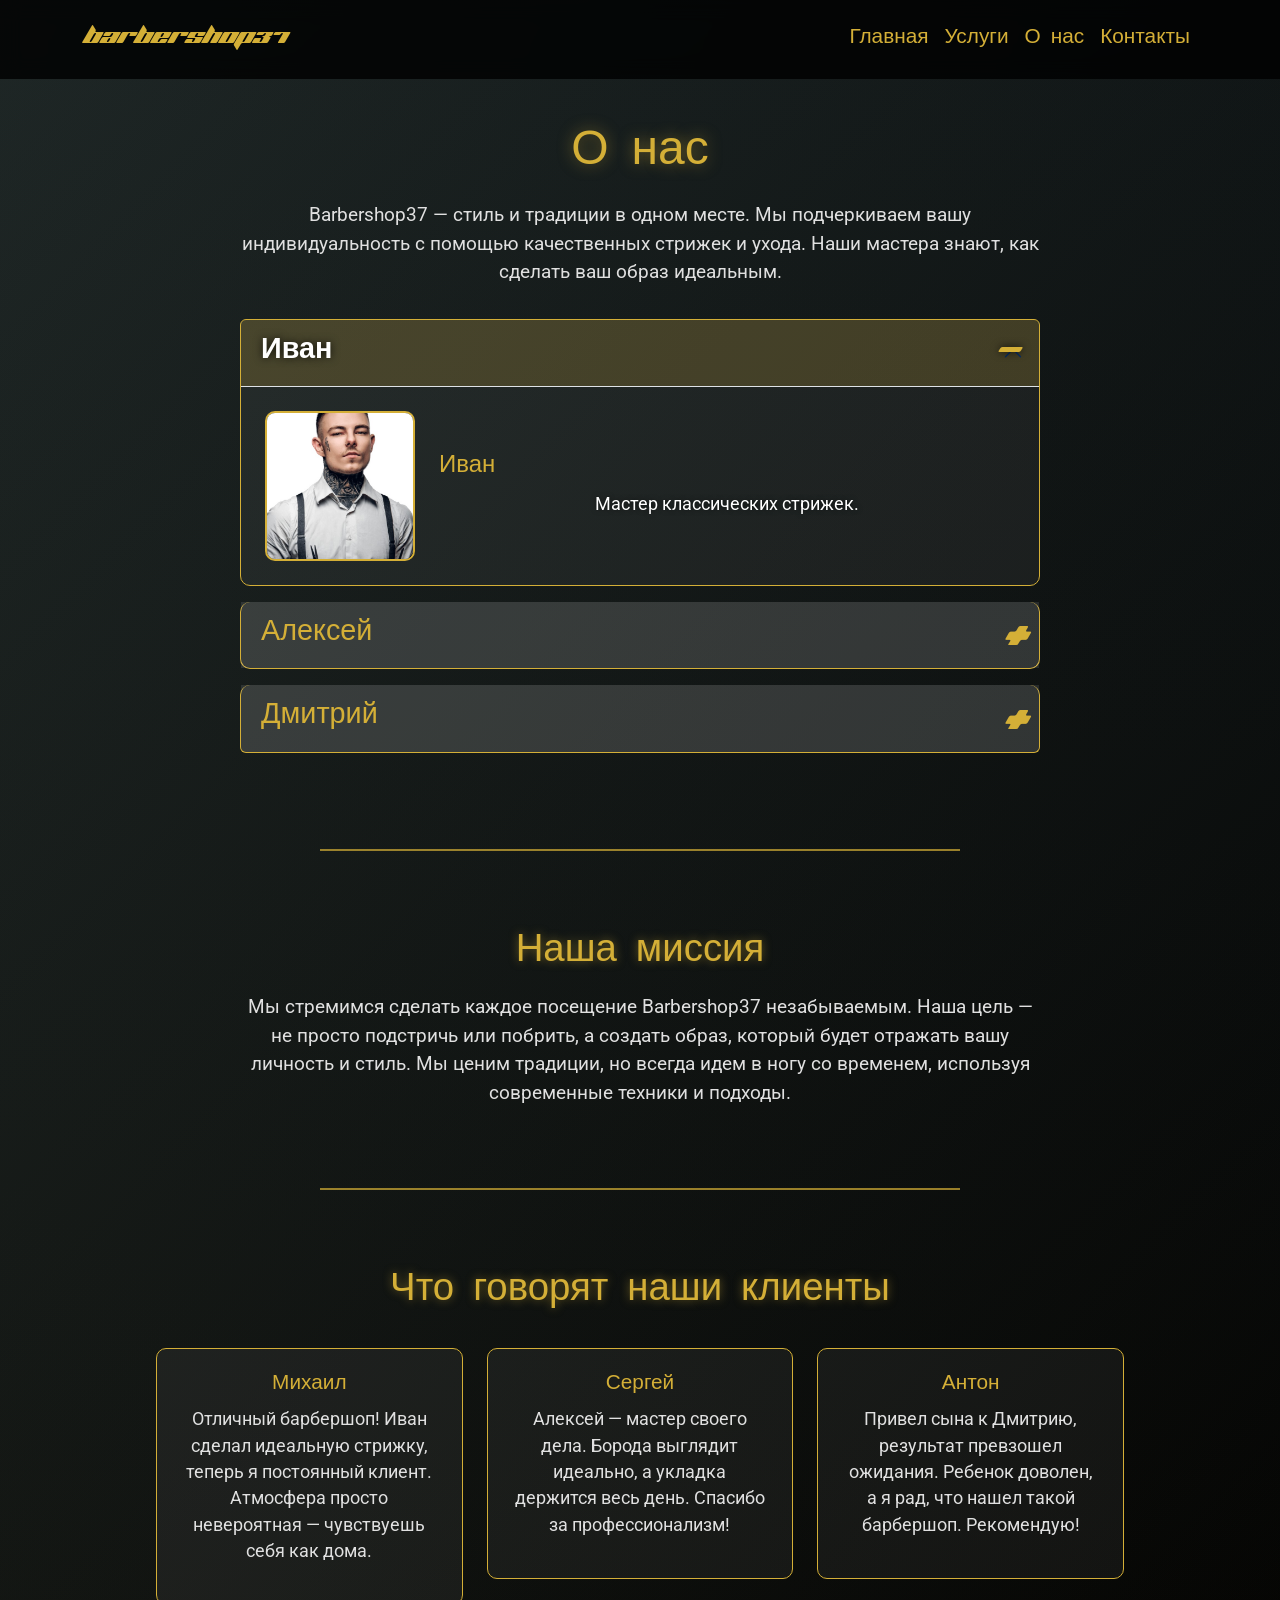
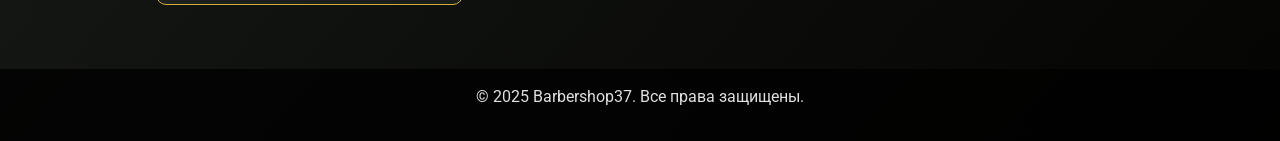
<file: about.html>
<!DOCTYPE html>
<html lang="ru">
<head>
    <meta charset="UTF-8">
    <meta name="viewport" content="width=device-width, initial-scale=1.0, maximum-scale=5.0, minimum-scale=0.5">
    <title>О нас - Barbershop37</title>
    <link href="https://cdn.jsdelivr.net/npm/bootstrap@5.3.0/dist/css/bootstrap.min.css" rel="stylesheet" integrity="sha384-9ndCyUaIbzAi2FUVXJi0CjmCapSmO7SnpJef0486qhLnuZ2cdeRhO02iuK6FUUVM" crossorigin="anonymous">
    <link href="https://fonts.googleapis.com/css2?family=Roboto:wght@300;400;700&display=swap" rel="stylesheet">
    <script src="https://cdn.jsdelivr.net/npm/bootstrap@5.3.0/dist/js/bootstrap.bundle.min.js" integrity="sha384-geWF76RCwLtnZ8qwWowPQNguL3RmwHVBC9FhGdlKrxdiJJigb/j/68SIy3Te4Bkz" crossorigin="anonymous"></script>

    <style>
        @font-face {
            font-family: 'Planet Kosmos';
            src: url('fonts/PlanetKosmos.ttf') format('truetype');
        }

        body {
            font-family: 'Roboto', sans-serif;
            background: linear-gradient(135deg, #1C2526 0%, #000000 100%);
            color: #E0E0E0;
            margin: 0;
            padding: 0;
            min-height: 100vh;
            display: flex;
            flex-direction: column;
            position: relative;
            overflow-x: hidden;
        }

        body::before {
            content: '';
            position: absolute;
            top: 0;
            left: 0;
            width: 100%;
            height: 100%;
            background: linear-gradient(45deg, rgba(212, 175, 55, 0.1), rgba(28, 37, 38, 0.3));
            opacity: 0.3;
            animation: waterWave 10s infinite linear;
            z-index: -1;
        }

        @keyframes waterWave {
            0% { background-position: 0% 50%; }
            100% { background-position: 200% 50%; }
        }

        .navbar {
            background: rgba(0, 0, 0, 0.8);
            backdrop-filter: blur(10px);
            padding: 1rem;
            position: sticky;
            top: 0;
            z-index: 1000;
        }

        .navbar-brand, .nav-link {
            color: #D4AF37 !important;
            font-family: 'Planet Kosmos', sans-serif;
            font-size: clamp(1rem, 2vw, 1.3rem);
            transition: color 0.3s ease;
        }

        .nav-link:hover {
            color: #E0E0E0 !important;
            text-shadow: 0 0 10px #D4AF37;
        }

        .fade-in {
            opacity: 0;
            animation: fadeIn 1s ease-in-out forwards;
        }

        .about-section {
            padding: 3rem 1rem;
        }

        .about-section h1 {
            font-family: 'Planet Kosmos', sans-serif;
            color: #D4AF37;
            font-size: clamp(1.8rem, 4vw, 3rem);
            margin-bottom: 1rem;
            text-align: center;
            text-shadow: 0 0 15px rgba(212, 175, 55, 0.5);
        }

        .about-section p {
            font-size: clamp(0.9rem, 2vw, 1.2rem);
            text-align: center;
            max-width: 800px;
            margin: 0 auto 2rem;
        }

        .accordion {
            max-width: 800px;
            margin: 0 auto;
        }

        .accordion-item {
            background: rgba(255, 255, 255, 0.05);
            border: 1px solid #D4AF37;
            border-radius: 10px;
            margin-bottom: 1rem;
        }

        .accordion-button {
            background: rgba(255, 255, 255, 0.1);
            color: #D4AF37;
            font-family: 'Planet Kosmos', sans-serif;
            font-size: clamp(1.2rem, 2.5vw, 1.8rem);
            transition: background-color 0.3s ease;
            position: relative;
            padding-right: 3rem;
        }

        .accordion-button::after {
            content: '+';
            font-family: 'Planet Kosmos', sans-serif !important;
            font-size: clamp(1.2rem, 2.5vw, 1.8rem);
            font-weight: 400;
            color: #D4AF37;
            position: absolute;
            right: 1rem;
            transition: transform 0.3s ease;
            background-image: none;
            line-height: 1;
        }

        .accordion-button:not(.collapsed)::after {
            content: '−';
            transform: rotate(180deg);
        }

        .accordion-button:not(.collapsed) {
            background-color: rgba(212, 175, 55, 0.2);
            color: #FFFFFF;
            font-weight: 700;
            text-shadow: 0 0 8px rgba(0, 0, 0, 0.8);
        }

        .accordion-button:focus {
            box-shadow: none;
            border-color: #D4AF37;
        }

        .accordion-body {
            display: flex;
            align-items: center;
            padding: 1.5rem;
        }

        .accordion-body img {
            width: 150px;
            height: 150px;
            object-fit: cover;
            border-radius: 10px;
            margin-right: 1.5rem;
            border: 2px solid #D4AF37;
        }

        .accordion-body div {
            flex: 1;
        }

        .accordion-body h3 {
            font-family: 'Planet Kosmos', sans-serif;
            color: #D4AF37;
            font-size: clamp(1.2rem, 2.5vw, 1.5rem);
            margin-bottom: 0.5rem;
        }

        .accordion-body p {
            font-size: clamp(0.9rem, 2vw, 1.1rem);
            margin: 0;
            color: #FFFFFF;
            text-shadow: 0 0 5px rgba(0, 0, 0, 0.5);
        }

        .mission-section {
            padding: 3rem 1rem;
            text-align: center;
        }

        .mission-section h2 {
            font-family: 'Planet Kosmos', sans-serif;
            color: #D4AF37;
            font-size: clamp(1.5rem, 3vw, 2.5rem);
            margin-bottom: 1rem;
            text-shadow: 0 0 10px rgba(212, 175, 55, 0.5);
        }

        .mission-section p {
            font-size: clamp(0.9rem, 2vw, 1.2rem);
            max-width: 800px;
            margin: 0 auto;
        }

        .divider {
            width: 50%;
            height: 2px;
            background: #D4AF37;
            margin: 2rem auto;
            opacity: 0.7;
            animation: pulse 3s infinite ease-in-out;
        }

        @keyframes pulse {
            0% { opacity: 0.7; transform: scaleX(1); }
            50% { opacity: 1; transform: scaleX(1.05); }
            100% { opacity: 0.7; transform: scaleX(1); }
        }

        .reviews-section {
            padding: 3rem 1rem;
            max-width: 1000px;
            margin: 0 auto;
        }

        .reviews-section h2 {
            font-family: 'Planet Kosmos', sans-serif;
            color: #D4AF37;
            font-size: clamp(1.5rem, 3vw, 2.5rem);
            text-align: center;
            margin-bottom: 2rem;
            text-shadow: 0 0 10px rgba(212, 175, 55, 0.5);
        }

        .review-card {
            background: rgba(255, 255, 255, 0.05);
            border: 1px solid #D4AF37;
            border-radius: 10px;
            padding: 1.5rem;
            margin-bottom: 1rem;
            text-align: center;
            transition: transform 0.3s ease, box-shadow 0.3s ease;
        }

        .review-card:hover {
            transform: translateY(-5px);
            box-shadow: 0 0 15px rgba(212, 175, 55, 0.5);
        }

        .review-card h4 {
            font-family: 'Planet Kosmos', sans-serif;
            color: #D4AF37;
            font-size: clamp(1rem, 2vw, 1.3rem);
            margin-bottom: 0.5rem;
        }

        .review-card p {
            font-size: clamp(0.9rem, 1.8vw, 1.1rem);
            color: #E0E0E0;
        }

        footer {
            background: rgba(0, 0, 0, 0.8);
            padding: 1rem 0;
            text-align: center;
            font-size: clamp(0.8rem, 1.5vw, 1rem);
            width: 100%;
        }

        @keyframes fadeIn {
            from { opacity: 0; }
            to { opacity: 1; }
        }
    </style>
</head>
<body>
    <nav class="navbar navbar-expand-lg navbar-dark">
        <div class="container">
            <a class="navbar-brand" href="index.html">Barbershop37</a>
            <button class="navbar-toggler" type="button" data-bs-toggle="collapse" data-bs-target="#navbarNav" aria-controls="navbarNav" aria-expanded="false" aria-label="Toggle navigation">
                <span class="navbar-toggler-icon"></span>
            </button>
            <div class="collapse navbar-collapse" id="navbarNav">
                <ul class="navbar-nav ms-auto">
                    <li class="nav-item">
                        <a class="nav-link" href="index.html">Главная</a>
                    </li>
                    <li class="nav-item">
                        <a class="nav-link" href="services.html">Услуги</a>
                    </li>
                    <li class="nav-item">
                        <a class="nav-link" href="about.html">О нас</a>
                    </li>
                    <li class="nav-item">
                        <a class="nav-link active" href="contact.html">Контакты</a>
                    </li>
                </ul>
            </div>
        </div>
    </nav>

    <section class="about-section">
        <h1 class="fade-in">О нас</h1>
        <p class="fade-in">Barbershop37 — стиль и традиции в одном месте. Мы подчеркиваем вашу индивидуальность с помощью качественных стрижек и ухода. Наши мастера знают, как сделать ваш образ идеальным.</p>
        <div class="accordion fade-in" id="mastersAccordion">
            <div class="accordion-item">
                <h2 class="accordion-header" id="headingOne">
                    <button class="accordion-button" type="button" data-bs-toggle="collapse" data-bs-target="#collapseOne" aria-expanded="true" aria-controls="collapseOne">
                        Иван
                    </button>
                </h2>
                <div id="collapseOne" class="accordion-collapse collapse show" aria-labelledby="headingOne" data-bs-parent="#mastersAccordion">
                    <div class="accordion-body">
                        <img src="pics/master1.jpg" alt="Мастер 1">
                        <div>
                            <h3>Иван</h3>
                            <p>Мастер классических стрижек.</p>
                        </div>
                    </div>
                </div>
            </div>
            <div class="accordion-item">
                <h2 class="accordion-header" id="headingTwo">
                    <button class="accordion-button collapsed" type="button" data-bs-toggle="collapse" data-bs-target="#collapseTwo" aria-expanded="false" aria-controls="collapseTwo">
                        Алексей
                    </button>
                </h2>
                <div id="collapseTwo" class="accordion-collapse collapse" aria-labelledby="headingTwo" data-bs-parent="#mastersAccordion">
                    <div class="accordion-body">
                        <img src="pics/master2.jpg" alt="Мастер 2">
                        <div>
                            <h3>Алексей</h3>
                            <p>Специалист по бритью и укладкам.</p>
                        </div>
                    </div>
                </div>
            </div>
            <div class="accordion-item">
                <h2 class="accordion-header" id="headingThree">
                    <button class="accordion-button collapsed" type="button" data-bs-toggle="collapse" data-bs-target="#collapseThree" aria-expanded="false" aria-controls="collapseThree">
                        Дмитрий
                    </button>
                </h2>
                <div id="collapseThree" class="accordion-collapse collapse" aria-labelledby="headingThree" data-bs-parent="#mastersAccordion">
                    <div class="accordion-body">
                        <img src="pics/master3.jpg" alt="Мастер 3">
                        <div>
                            <h3>Дмитрий</h3>
                            <p>Эксперт по детским и креативным стрижкам.</p>
                        </div>
                    </div>
                </div>
            </div>
        </div>
    </section>

    <div class="divider"></div>

    <section class="mission-section fade-in">
        <h2>Наша миссия</h2>
        <p>Мы стремимся сделать каждое посещение Barbershop37 незабываемым. Наша цель — не просто подстричь или побрить, а создать образ, который будет отражать вашу личность и стиль. Мы ценим традиции, но всегда идем в ногу со временем, используя современные техники и подходы.</p>
    </section>

    <div class="divider"></div>

    <section class="reviews-section fade-in">
        <h2>Что говорят наши клиенты</h2>
        <div class="row">
            <div class="col-md-4">
                <div class="review-card">
                    <h4>Михаил</h4>
                    <p>Отличный барбершоп! Иван сделал идеальную стрижку, теперь я постоянный клиент. Атмосфера просто невероятная — чувствуешь себя как дома.</p>
                </div>
            </div>
            <div class="col-md-4">
                <div class="review-card">
                    <h4>Сергей</h4>
                    <p>Алексей — мастер своего дела. Борода выглядит идеально, а укладка держится весь день. Спасибо за профессионализм!</p>
                </div>
            </div>
            <div class="col-md-4">
                <div class="review-card">
                    <h4>Антон</h4>
                    <p>Привел сына к Дмитрию, результат превзошел ожидания. Ребенок доволен, а я рад, что нашел такой барбершоп. Рекомендую!</p>
                </div>
            </div>
        </div>
    </section>

    <footer>
        <p>© 2025 Barbershop37. Все права защищены.</p>
    </footer>

    <script src="https://cdn.jsdelivr.net/npm/bootstrap@5.3.0/dist/js/bootstrap.bundle.min.js" integrity="sha384-geWF76RCwLtnZ8qwWowPQNguL3RmwHVBC9FhGdlKrxdiJJigb/j/68SIy3Te4Bkz" crossorigin="anonymous"></script>
    <script src="script.js"></script>
</body>
</html>
</file>
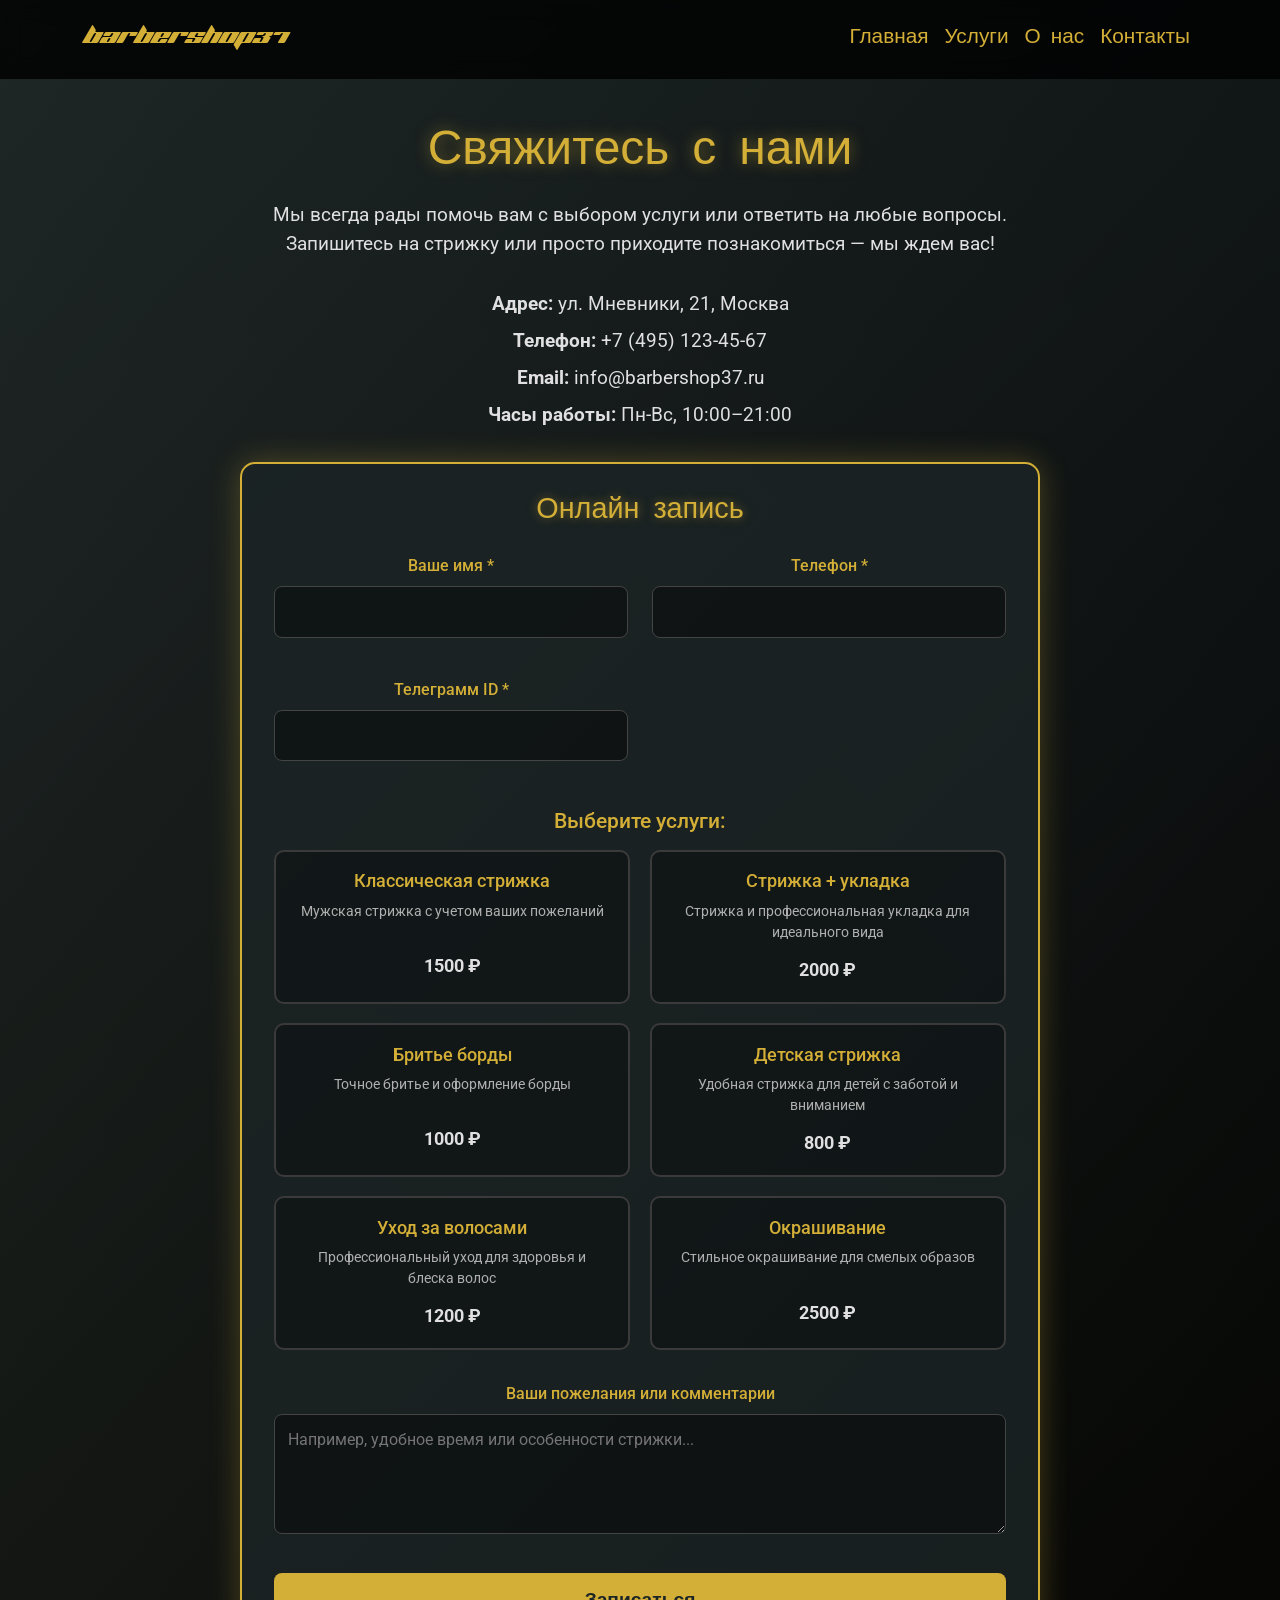
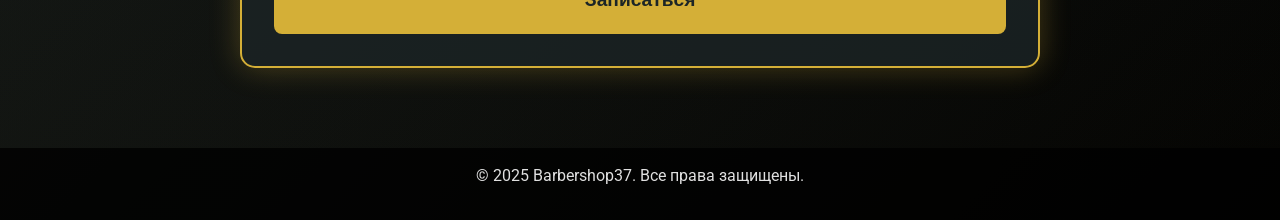
<file: contact.html>
<!DOCTYPE html>
<html lang="ru">
<head>
    <meta charset="UTF-8">
    <meta name="viewport" content="width=device-width, initial-scale=1.0, maximum-scale=5.0, minimum-scale=0.5">
    <title>Контакты - Barbershop37</title>
    <!-- Подключаем Bootstrap CSS -->
    <link href="https://cdn.jsdelivr.net/npm/bootstrap@5.3.0/dist/css/bootstrap.min.css" rel="stylesheet" integrity="sha384-9ndCyUaIbzAi2FUVXJi0CjmCapSmO7SnpJef0486qhLnuZ2cdeRhO02iuK6FUUVM" crossorigin="anonymous">
    <!-- Подключаем шрифты -->
    <link href="https://fonts.googleapis.com/css2?family=Roboto:wght@300;400;700&display=swap" rel="stylesheet">
    <style>
        @font-face {
            font-family: 'Planet Kosmos';
            src: url('fonts/PlanetKosmos.ttf') format('truetype');
        }

        body {
            font-family: 'Roboto', sans-serif;
            background: linear-gradient(135deg, #1C2526 0%, #000000 100%);
            color: #E0E0E0;
            margin: 0;
            padding: 0;
            min-height: 100vh;
            display: flex;
            flex-direction: column;
            position: relative;
            overflow-x: hidden;
        }

        body::before {
            content: '';
            position: absolute;
            top: 0;
            left: 0;
            width: 100%;
            height: 100%;
            background: linear-gradient(45deg, rgba(212, 175, 55, 0.1), rgba(28, 37, 38, 0.3));
            opacity: 0.3;
            animation: waterWave 10s infinite linear;
            z-index: -1;
        }

        @keyframes waterWave {
            0% { background-position: 0% 50%; }
            100% { background-position: 200% 50%; }
        }

        /* Стили навигации с исправлениями для бургер-меню */
        .navbar {
            background: rgba(0, 0, 0, 0.8);
            backdrop-filter: blur(10px);
            padding: 1rem;
            position: sticky;
            top: 0;
            z-index: 1000;
        }

        .navbar-brand, .nav-link {
            color: #D4AF37 !important;
            font-family: 'Planet Kosmos', sans-serif;
            font-size: clamp(1rem, 2vw, 1.3rem);
            transition: color 0.3s ease;
        }

        .nav-link:hover {
            color: #E0E0E0 !important;
            text-shadow: 0 0 10px #D4AF37;
        }

        .navbar-toggler {
            border-color: rgba(212, 175, 55, 0.5);
        }

        .navbar-toggler-icon {
            background-image: url("data:image/svg+xml,%3csvg xmlns='http://www.w3.org/2000/svg' viewBox='0 0 30 30'%3e%3cpath stroke='rgba%28212, 175, 55, 1%29' stroke-linecap='round' stroke-miterlimit='10' stroke-width='2' d='M4 7h22M4 15h22M4 23h22'/%3e%3c/svg%3e");
        }

        .navbar-collapse {
            justify-content: flex-end;
        }

        .fade-in {
            opacity: 0;
            animation: fadeIn 1s ease-in-out forwards;
        }

        .contact-section {
            padding: 3rem 1rem;
            text-align: center;
            flex: 1;
        }

        .contact-section h1 {
            font-family: 'Planet Kosmos', sans-serif;
            color: #D4AF37;
            font-size: clamp(1.8rem, 4vw, 3rem);
            margin-bottom: 1rem;
            text-shadow: 0 0 15px rgba(212, 175, 55, 0.5);
        }

        .contact-section p {
            font-size: clamp(0.9rem, 2vw, 1.2rem);
            max-width: 800px;
            margin: 0 auto 2rem;
        }

        .contact-info {
            max-width: 600px;
            margin: 0 auto 2rem;
            text-align: center;
        }

        .contact-info p {
            font-size: clamp(1rem, 2vw, 1.2rem);
            margin: 0.5rem 0;
            display: block;
        }

        /* Стили формы */
        .tg-form-container {
            max-width: 800px;
            margin: 2rem auto;
            padding: 2rem;
            background: rgba(28, 37, 38, 0.8);
            border-radius: 15px;
            border: 2px solid #D4AF37;
            box-shadow: 0 0 30px rgba(212, 175, 55, 0.3);
            font-family: 'Roboto', sans-serif;
        }

        .tg-form-container h2 {
            font-family: 'Planet Kosmos', sans-serif;
            color: #D4AF37;
            text-align: center;
            margin-bottom: 1.5rem;
            font-size: 1.8rem;
            text-shadow: 0 0 10px rgba(212, 175, 55, 0.5);
        }

        .contact-fields {
            display: grid;
            grid-template-columns: 1fr 1fr;
            gap: 1.5rem;
            margin-bottom: 1.5rem;
        }

        .form-group {
            margin-bottom: 1rem;
        }

        .form-group label {
            display: block;
            margin-bottom: 0.5rem;
            color: #D4AF37;
            font-weight: 500;
        }

        .form-group input,
        .form-group textarea {
            width: 100%;
            padding: 0.8rem;
            background: rgba(0, 0, 0, 0.4);
            border: 1px solid #444;
            border-radius: 8px;
            color: #E0E0E0;
            font-size: 1rem;
            transition: all 0.3s ease;
        }

        .form-group input:focus,
        .form-group textarea:focus {
            outline: none;
            border-color: #D4AF37;
            box-shadow: 0 0 10px rgba(212, 175, 55, 0.5);
        }

        .form-group textarea {
            min-height: 120px;
            resize: vertical;
        }

        .services-section {
            margin: 2rem 0;
        }

        .services-section h3 {
            color: #D4AF37;
            margin-bottom: 1rem;
            font-size: 1.3rem;
            text-align: center;
        }

        .service-options {
            display: grid;
            grid-template-columns: repeat(auto-fill, minmax(250px, 1fr));
            gap: 1.2rem;
        }

        .service-option {
            display: block;
            cursor: pointer;
        }

        .service-option input[type="checkbox"] {
            display: none;
        }

        .service-card {
            background: rgba(0, 0, 0, 0.3);
            border: 2px solid #3a3a3a;
            border-radius: 10px;
            padding: 1.2rem;
            transition: all 0.3s ease;
            height: 100%;
        }

        .service-card:hover {
            border-color: #D4AF37;
        }

        .service-card h4 {
            color: #D4AF37;
            margin: 0 0 0.5rem 0;
            font-size: 1.1rem;
        }

        .service-card p {
            color: #b0b0b0;
            font-size: 0.9rem;
            margin: 0.5rem 0;
            min-height: 40px;
        }

        .service-price {
            color: #E0E0E0;
            font-weight: bold;
            font-size: 1.1rem;
            margin-top: 0.8rem;
        }

        .service-option input[type="checkbox"]:checked + .service-card {
            border-color: #D4AF37;
            background: rgba(212, 175, 55, 0.1);
            box-shadow: 0 0 15px rgba(212, 175, 55, 0.4);
        }

        .submit-btn {
            width: 100%;
            padding: 1rem;
            background-color: #D4AF37;
            color: #1C2526;
            border: none;
            border-radius: 8px;
            font-family: 'Planet Kosmos', sans-serif;
            font-size: 1.2rem;
            font-weight: bold;
            cursor: pointer;
            transition: all 0.3s ease;
            margin-top: 1rem;
        }

        .submit-btn:hover {
            background-color: #E0E0E0;
            transform: translateY(-2px);
            box-shadow: 0 5px 20px rgba(212, 175, 55, 0.5);
        }

        .submit-btn:disabled {
            opacity: 0.7;
            transform: none;
            box-shadow: none;
        }

        #result {
            margin-top: 1.5rem;
            padding: 1rem;
            border-radius: 8px;
            text-align: center;
            font-weight: 500;
            display: none;
        }

        .success {
            background-color: rgba(46, 125, 50, 0.3);
            color: #a5d6a7;
            border: 1px solid #2e7d32;
            display: block;
        }

        .error {
            background-color: rgba(198, 40, 40, 0.3);
            color: #ffabab;
            border: 1px solid #c62828;
            display: block;
        }

        @media (max-width: 768px) {
            .contact-fields {
                grid-template-columns: 1fr;
            }
            
            .tg-form-container {
                padding: 1.5rem;
                margin: 1rem;
            }
            
            .service-options {
                grid-template-columns: 1fr;
            }
        }

        @keyframes fadeIn {
            from { opacity: 0; transform: translateY(20px); }
            to { opacity: 1; transform: translateY(0); }
        }

        footer {
            background: rgba(0, 0, 0, 0.8);
            padding: 1rem 0;
            text-align: center;
            font-size: clamp(0.8rem, 1.5vw, 1rem);
            width: 100%;
        }
    </style>
</head>
<body>
    <!-- Навигация с исправленным бургер-меню -->
    <nav class="navbar navbar-expand-lg navbar-dark">
        <div class="container">
            <a class="navbar-brand" href="index.html">Barbershop37</a>
            <button class="navbar-toggler" type="button" data-bs-toggle="collapse" data-bs-target="#navbarNav" aria-controls="navbarNav" aria-expanded="false" aria-label="Toggle navigation">
                <span class="navbar-toggler-icon"></span>
            </button>
            <div class="collapse navbar-collapse" id="navbarNav">
                <ul class="navbar-nav ms-auto">
                    <li class="nav-item">
                        <a class="nav-link" href="index.html">Главная</a>
                    </li>
                    <li class="nav-item">
                        <a class="nav-link" href="services.html">Услуги</a>
                    </li>
                    <li class="nav-item">
                        <a class="nav-link" href="about.html">О нас</a>
                    </li>
                    <li class="nav-item">
                        <a class="nav-link active" href="contact.html">Контакты</a>
                    </li>
                </ul>
            </div>
        </div>
    </nav>

    <section class="contact-section">
        <h1 class="fade-in">Свяжитесь с нами</h1>
        <p class="fade-in">Мы всегда рады помочь вам с выбором услуги или ответить на любые вопросы. Запишитесь на стрижку или просто приходите познакомиться — мы ждем вас!</p>
        
        <div class="contact-info fade-in">
            <p><strong>Адрес:</strong> ул. Мневники, 21, Москва</p>
            <p><strong>Телефон:</strong> +7 (495) 123-45-67</p>
            <p><strong>Email:</strong> info@barbershop37.ru</p>
            <p><strong>Часы работы:</strong> Пн-Вс, 10:00–21:00</p>
        </div>

        <div class="tg-form-container fade-in">
            <h2>Онлайн запись</h2>
            
            <form id="tgForm">
                <div class="contact-fields">
                    <div class="form-group">
                        <label for="name">Ваше имя *</label>
                        <input type="text" id="name" name="name" required>
                    </div>
                    
                    <div class="form-group">
                        <label for="phone">Телефон *</label>
                        <input type="tel" id="phone" name="phone" required>
                    </div>

                    <div class="form-group">
                        <label for="ID">Телеграмм ID *</label>
                        <input type="text" id="ID" name="ID" required>
                    </div>
                </div>
                
                <div class="services-section">
                    <h3>Выберите услуги:</h3>
                    
                    <div class="service-options">
                        <label class="service-option">
                            <input type="checkbox" name="service" value="Классическая стрижка (1500 ₽)">
                            <div class="service-card">
                                <h4>Классическая стрижка</h4>
                                <p>Мужская стрижка с учетом ваших пожеланий</p>
                                <div class="service-price">1500 ₽</div>
                            </div>
                        </label>
                        
                        <label class="service-option">
                            <input type="checkbox" name="service" value="Стрижка + укладка (2000 ₽)">
                            <div class="service-card">
                                <h4>Стрижка + укладка</h4>
                                <p>Стрижка и профессиональная укладка для идеального вида</p>
                                <div class="service-price">2000 ₽</div>
                            </div>
                        </label>
                        
                        <label class="service-option">
                            <input type="checkbox" name="service" value="Бритье борды (1000 ₽)">
                            <div class="service-card">
                                <h4>Бритье борды</h4>
                                <p>Точное бритье и оформление борды</p>
                                <div class="service-price">1000 ₽</div>
                            </div>
                        </label>
                        
                        <label class="service-option">
                            <input type="checkbox" name="service" value="Детская стрижка (800 ₽)">
                            <div class="service-card">
                                <h4>Детская стрижка</h4>
                                <p>Удобная стрижка для детей с заботой и вниманием</p>
                                <div class="service-price">800 ₽</div>
                            </div>
                        </label>
                        
                        <label class="service-option">
                            <input type="checkbox" name="service" value="Уход за волосами (1200 ₽)">
                            <div class="service-card">
                                <h4>Уход за волосами</h4>
                                <p>Профессиональный уход для здоровья и блеска волос</p>
                                <div class="service-price">1200 ₽</div>
                            </div>
                        </label>
                        
                        <label class="service-option">
                            <input type="checkbox" name="service" value="Окрашивание (2500 ₽)">
                            <div class="service-card">
                                <h4>Окрашивание</h4>
                                <p>Стильное окрашивание для смелых образов</p>
                                <div class="service-price">2500 ₽</div>
                            </div>
                        </label>
                    </div>
                </div>
                
                <div class="form-group">
                    <label for="message">Ваши пожелания или комментарии</label>
                    <textarea id="message" name="message" placeholder="Например, удобное время или особенности стрижки..."></textarea>
                </div>
                
                <button type="submit" class="submit-btn">Записаться</button>
                <div id="result"></div>
            </form>
        </div>
    </section>

    <footer>
        <p>© 2025 Barbershop37. Все права защищены.</p>
    </footer>

    <!-- Подключаем Bootstrap JS для работы бургер-меню -->
    <script src="https://cdn.jsdelivr.net/npm/bootstrap@5.3.0/dist/js/bootstrap.bundle.min.js" integrity="sha384-geWF76RCwLtnZ8qwWowPQNguL3RmwHVBC9FhGdlKrxdiJJigb/j/68SIy3Te4Bkz" crossorigin="anonymous"></script>

    <script>
        document.getElementById('tgForm').addEventListener('submit', async function(e) {
            e.preventDefault();
            const form = e.target;
            const submitBtn = form.querySelector('.submit-btn');
            const resultDiv = document.getElementById('result');
            
            const selectedServices = form.querySelectorAll('input[name="service"]:checked');
            if (selectedServices.length === 0) {
                resultDiv.textContent = 'Пожалуйста, выберите хотя бы одну услугу';
                resultDiv.className = 'error';
                resultDiv.style.display = 'block';
                return;
            }
            
            const formData = new FormData(form);
            const data = Object.fromEntries(formData.entries());
            
            let servicesText = "Выбранные услуги:\n";
            selectedServices.forEach(service => {
                servicesText += `• ${service.value}\n`;
            });
            
            const messageText = `✂️ <b>Новая запись в Barbershop37</b>\n\n` +
                               `👤 <b>Имя:</b> ${data.name}\n` +
                               `📱 <b>Телефон:</b> ${data.phone}\n` +
                               `✈️ <b>Телеграмм ID:</b> ${data.ID}\n\n` +
                               `${servicesText}\n` +
                               `💬 <b>Пожелания:</b> ${data.message || '—'}`;
            
            const botToken = '7640965702:AAEDq5X3IthGjXoF1REtOpzqV3RuNByrp70';
            const chatId = '-4741180688';
            
            submitBtn.disabled = true;
            submitBtn.textContent = 'Отправка...';
            resultDiv.style.display = 'none';
            
            try {
                const response = await fetch(`https://api.telegram.org/bot${botToken}/sendMessage`, {
                    method: 'POST',
                    headers: { 'Content-Type': 'application/json' },
                    body: JSON.stringify({
                        chat_id: chatId,
                        text: messageText,
                        parse_mode: 'HTML'
                    })
                });
                
                const result = await response.json();
                
                if (result.ok) {
                    resultDiv.textContent = 'Спасибо! Ваша запись отправлена. Мы скоро свяжемся с вами для подтверждения.';
                    resultDiv.className = 'success';
                    form.reset();
                    
                    document.querySelectorAll('input[name="service"]').forEach(checkbox => {
                        checkbox.checked = false;
                    });
                } else {
                    resultDiv.textContent = 'Ошибка отправки. Пожалуйста, попробуйте позже или свяжитесь с нами по телефону.';
                    resultDiv.className = 'error';
                }
            } catch (error) {
                resultDiv.textContent = 'Ошибка сети. Проверьте подключение к интернету и попробуйте снова.';
                resultDiv.className = 'error';
                console.error('Ошибка:', error);
            } finally {
                resultDiv.style.display = 'block';
                submitBtn.disabled = false;
                submitBtn.textContent = 'Записаться';
            }
        });
    </script>
</body>
</html>
</file>
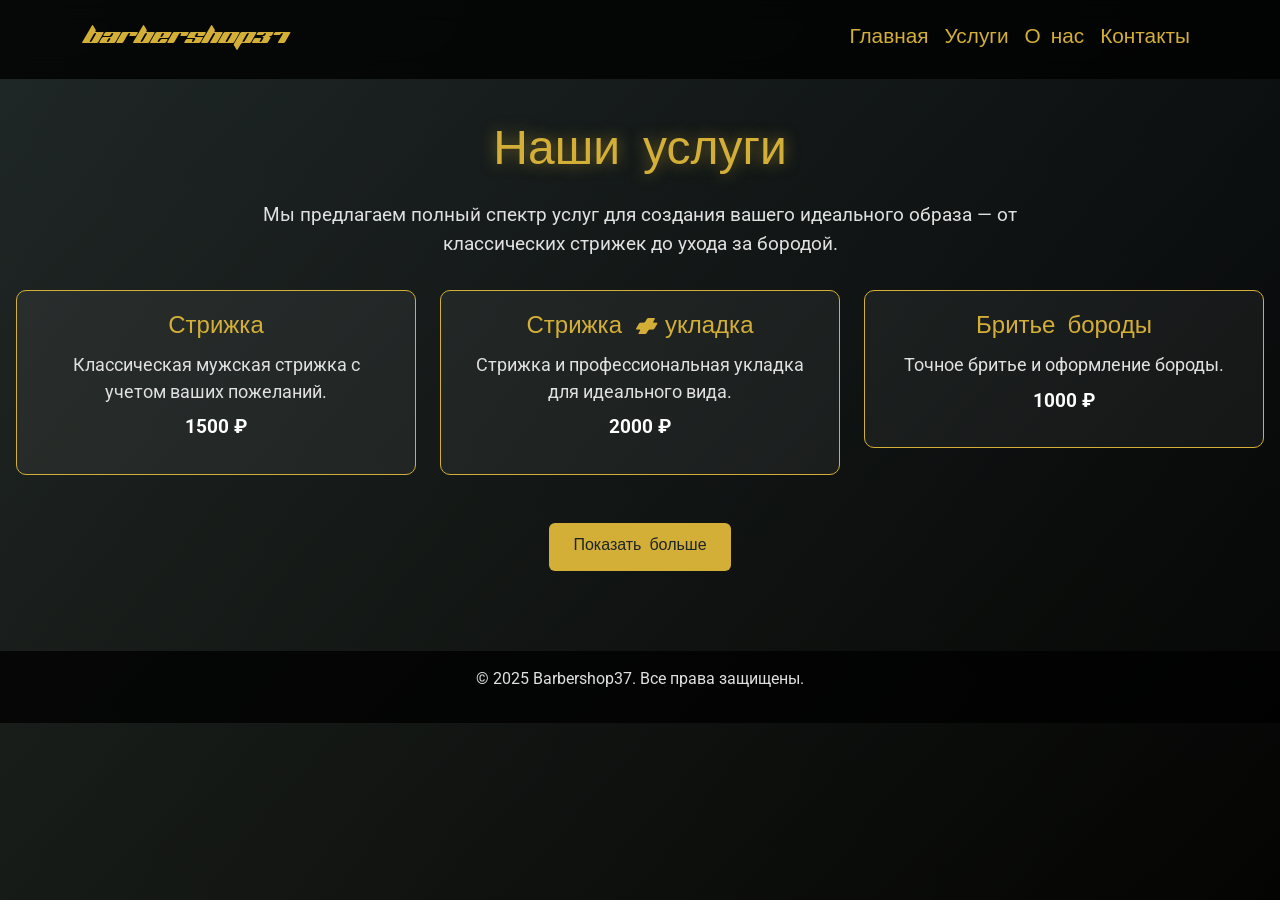
<file: services.html>
<!DOCTYPE html>
<html lang="ru">
<head>
    <meta charset="UTF-8">
    <meta name="viewport" content="width=device-width, initial-scale=1.0, maximum-scale=5.0, minimum-scale=0.5">
    <title>Услуги - Barbershop37</title>
    <link href="https://cdn.jsdelivr.net/npm/bootstrap@5.3.0/dist/css/bootstrap.min.css" rel="stylesheet" integrity="sha384-9ndCyUaIbzAi2FUVXJi0CjmCapSmO7SnpJef0486qhLnuZ2cdeRhO02iuK6FUUVM" crossorigin="anonymous">
    <link href="https://fonts.googleapis.com/css2?family=Roboto:wght@300;400;700&display=swap" rel="stylesheet">
    <script src="https://cdn.jsdelivr.net/npm/bootstrap@5.3.0/dist/js/bootstrap.bundle.min.js" integrity="sha384-geWF76RCwLtnZ8qwWowPQNguL3RmwHVBC9FhGdlKrxdiJJigb/j/68SIy3Te4Bkz" crossorigin="anonymous"></script>

    <style>
        @font-face {
            font-family: 'Planet Kosmos';
            src: url('fonts/PlanetKosmos.ttf') format('truetype');
        }

        body {
            font-family: 'Roboto', sans-serif;
            background: linear-gradient(135deg, #1C2526 0%, #000000 100%);
            color: #E0E0E0;
            margin: 0;
            padding: 0;
            min-height: 100vh;
            display: flex;
            flex-direction: column;
            position: relative;
            overflow-x: hidden;
        }

        body::before {
            content: '';
            position: absolute;
            top: 0;
            left: 0;
            width: 100%;
            height: 100%;
            background: linear-gradient(45deg, rgba(212, 175, 55, 0.1), rgba(28, 37, 38, 0.3));
            opacity: 0.3;
            animation: waterWave 10s infinite linear;
            z-index: -1;
        }

        @keyframes waterWave {
            0% { background-position: 0% 50%; }
            100% { background-position: 200% 50%; }
        }

        .navbar {
            background: rgba(0, 0, 0, 0.8);
            backdrop-filter: blur(10px);
            padding: 1rem;
            position: sticky;
            top: 0;
            z-index: 1000;
        }

        .navbar-brand, .nav-link {
            color: #D4AF37 !important;
            font-family: 'Planet Kosmos', sans-serif;
            font-size: clamp(1rem, 2vw, 1.3rem);
            transition: color 0.3s ease;
        }

        .nav-link:hover {
            color: #E0E0E0 !important;
            text-shadow: 0 0 10px #D4AF37;
        }

        .fade-in {
            opacity: 0;
            animation: fadeIn 1s ease-in-out forwards;
        }

        .services-section {
            padding: 3rem 1rem;
        }

        .services-section h1 {
            font-family: 'Planet Kosmos', sans-serif;
            color: #D4AF37;
            font-size: clamp(1.8rem, 4vw, 3rem);
            margin-bottom: 1rem;
            text-align: center;
            text-shadow: 0 0 15px rgba(212, 175, 55, 0.5);
        }

        .services-section p {
            font-size: clamp(0.9rem, 2vw, 1.2rem);
            text-align: center;
            max-width: 800px;
            margin: 0 auto 2rem;
        }

        .service-card {
            background: rgba(255, 255, 255, 0.05);
            border: 1px solid #D4AF37;
            border-radius: 10px;
            padding: 1.5rem;
            margin-bottom: 1rem;
            text-align: center;
            transition: transform 0.3s ease, box-shadow 0.3s ease;
        }

        .service-card:hover {
            transform: translateY(-5px);
            box-shadow: 0 0 15px rgba(212, 175, 55, 0.5);
        }

        .service-card h3 {
            font-family: 'Planet Kosmos', sans-serif;
            color: #D4AF37;
            font-size: clamp(1.2rem, 2.5vw, 1.5rem);
            margin-bottom: 0.5rem;
        }

        .service-card p {
            font-size: clamp(0.9rem, 1.8vw, 1.1rem);
            margin-bottom: 0.5rem;
        }

        .service-card .price {
            font-size: clamp(1rem, 2vw, 1.2rem);
            color: #FFFFFF;
            font-weight: 700;
        }

        .btn-primary {
            background-color: #D4AF37;
            color: #1C2526;
            border: none;
            padding: clamp(0.5rem, 1.5vw, 0.75rem) clamp(1rem, 2vw, 1.5rem);
            font-family: 'Planet Kosmos', sans-serif;
            transition: background-color 0.3s ease, box-shadow 0.3s ease, transform 0.2s ease;
            margin: 2rem auto;
            display: block;
        }

        .btn-primary:hover {
            background-color: #E0E0E0;
            box-shadow: 0 0 15px #D4AF37;
            transform: scale(1.05);
        }

        .hidden-services {
            display: none;
            opacity: 0;
            transition: opacity 0.5s ease;
        }

        .hidden-services.show {
            display: flex;
            opacity: 1;
        }

        footer {
            background: rgba(0, 0, 0, 0.8);
            padding: 1rem 0;
            text-align: center;
            font-size: clamp(0.8rem, 1.5vw, 1rem);
            width: 100%;
        }

        @keyframes fadeIn {
            from { opacity: 0; }
            to { opacity: 1; }
        }
    </style>
</head>
<body>
    <nav class="navbar navbar-expand-lg navbar-dark">
        <div class="container">
            <a class="navbar-brand" href="index.html">Barbershop37</a>
            <button class="navbar-toggler" type="button" data-bs-toggle="collapse" data-bs-target="#navbarNav" aria-controls="navbarNav" aria-expanded="false" aria-label="Toggle navigation">
                <span class="navbar-toggler-icon"></span>
            </button>
            <div class="collapse navbar-collapse" id="navbarNav">
                <ul class="navbar-nav ms-auto">
                    <li class="nav-item">
                        <a class="nav-link" href="index.html">Главная</a>
                    </li>
                    <li class="nav-item">
                        <a class="nav-link" href="services.html">Услуги</a>
                    </li>
                    <li class="nav-item">
                        <a class="nav-link" href="about.html">О нас</a>
                    </li>
                    <li class="nav-item">
                        <a class="nav-link active" href="contact.html">Контакты</a>
                    </li>
                </ul>
            </div>
        </div>
    </nav>

    <section class="services-section">
        <h1 class="fade-in">Наши услуги</h1>
        <p class="fade-in">Мы предлагаем полный спектр услуг для создания вашего идеального образа — от классических стрижек до ухода за бородой.</p>
        <div class="row">
            <div class="col-md-4">
                <div class="service-card fade-in">
                    <h3>Стрижка</h3>
                    <p>Классическая мужская стрижка с учетом ваших пожеланий.</p>
                    <p class="price">1500 ₽</p>
                </div>
            </div>
            <div class="col-md-4">
                <div class="service-card fade-in">
                    <h3>Стрижка + укладка</h3>
                    <p>Стрижка и профессиональная укладка для идеального вида.</p>
                    <p class="price">2000 ₽</p>
                </div>
            </div>
            <div class="col-md-4">
                <div class="service-card fade-in">
                    <h3>Бритье бороды</h3>
                    <p>Точное бритье и оформление бороды.</p>
                    <p class="price">1000 ₽</p>
                </div>
            </div>
        </div>
        <div class="row hidden-services" id="hiddenServices">
            <div class="col-md-4">
                <div class="service-card fade-in">
                    <h3>Детская стрижка</h3>
                    <p>Удобная стрижка для детей с заботой и вниманием.</p>
                    <p class="price">800 ₽</p>
                </div>
            </div>
            <div class="col-md-4">
                <div class="service-card fade-in">
                    <h3>Уход за волосами</h3>
                    <p>Профессиональный уход для здоровья и блеска волос.</p>
                    <p class="price">1200 ₽</p>
                </div>
            </div>
            <div class="col-md-4">
                <div class="service-card fade-in">
                    <h3>Окрашивание</h3>
                    <p>Стильное окрашивание для смелых образов.</p>
                    <p class="price">2500 ₽</p>
                </div>
            </div>
        </div>
        <button id="showMoreBtn" class="btn btn-primary">Показать больше</button>
    </section>

    <footer>
        <p>© 2025 Barbershop37. Все права защищены.</p>
    </footer>

    <script src="https://cdn.jsdelivr.net/npm/bootstrap@5.3.0/dist/js/bootstrap.bundle.min.js" integrity="sha384-geWF76RCwLtnZ8qwWowPQNguL3RmwHVBC9FhGdlKrxdiJJigb/j/68SIy3Te4Bkz" crossorigin="anonymous"></script>
    <script src="script.js"></script>
    <script>
        // Показать/скрыть дополнительные услуги
        const showMoreBtn = document.getElementById('showMoreBtn');
        const hiddenServices = document.getElementById('hiddenServices');
        showMoreBtn.addEventListener('click', () => {
            hiddenServices.classList.toggle('show');
            showMoreBtn.textContent = hiddenServices.classList.contains('show') ? 'Скрыть' : 'Показать больше';
        });
    </script>
</body>
</html>
</file>
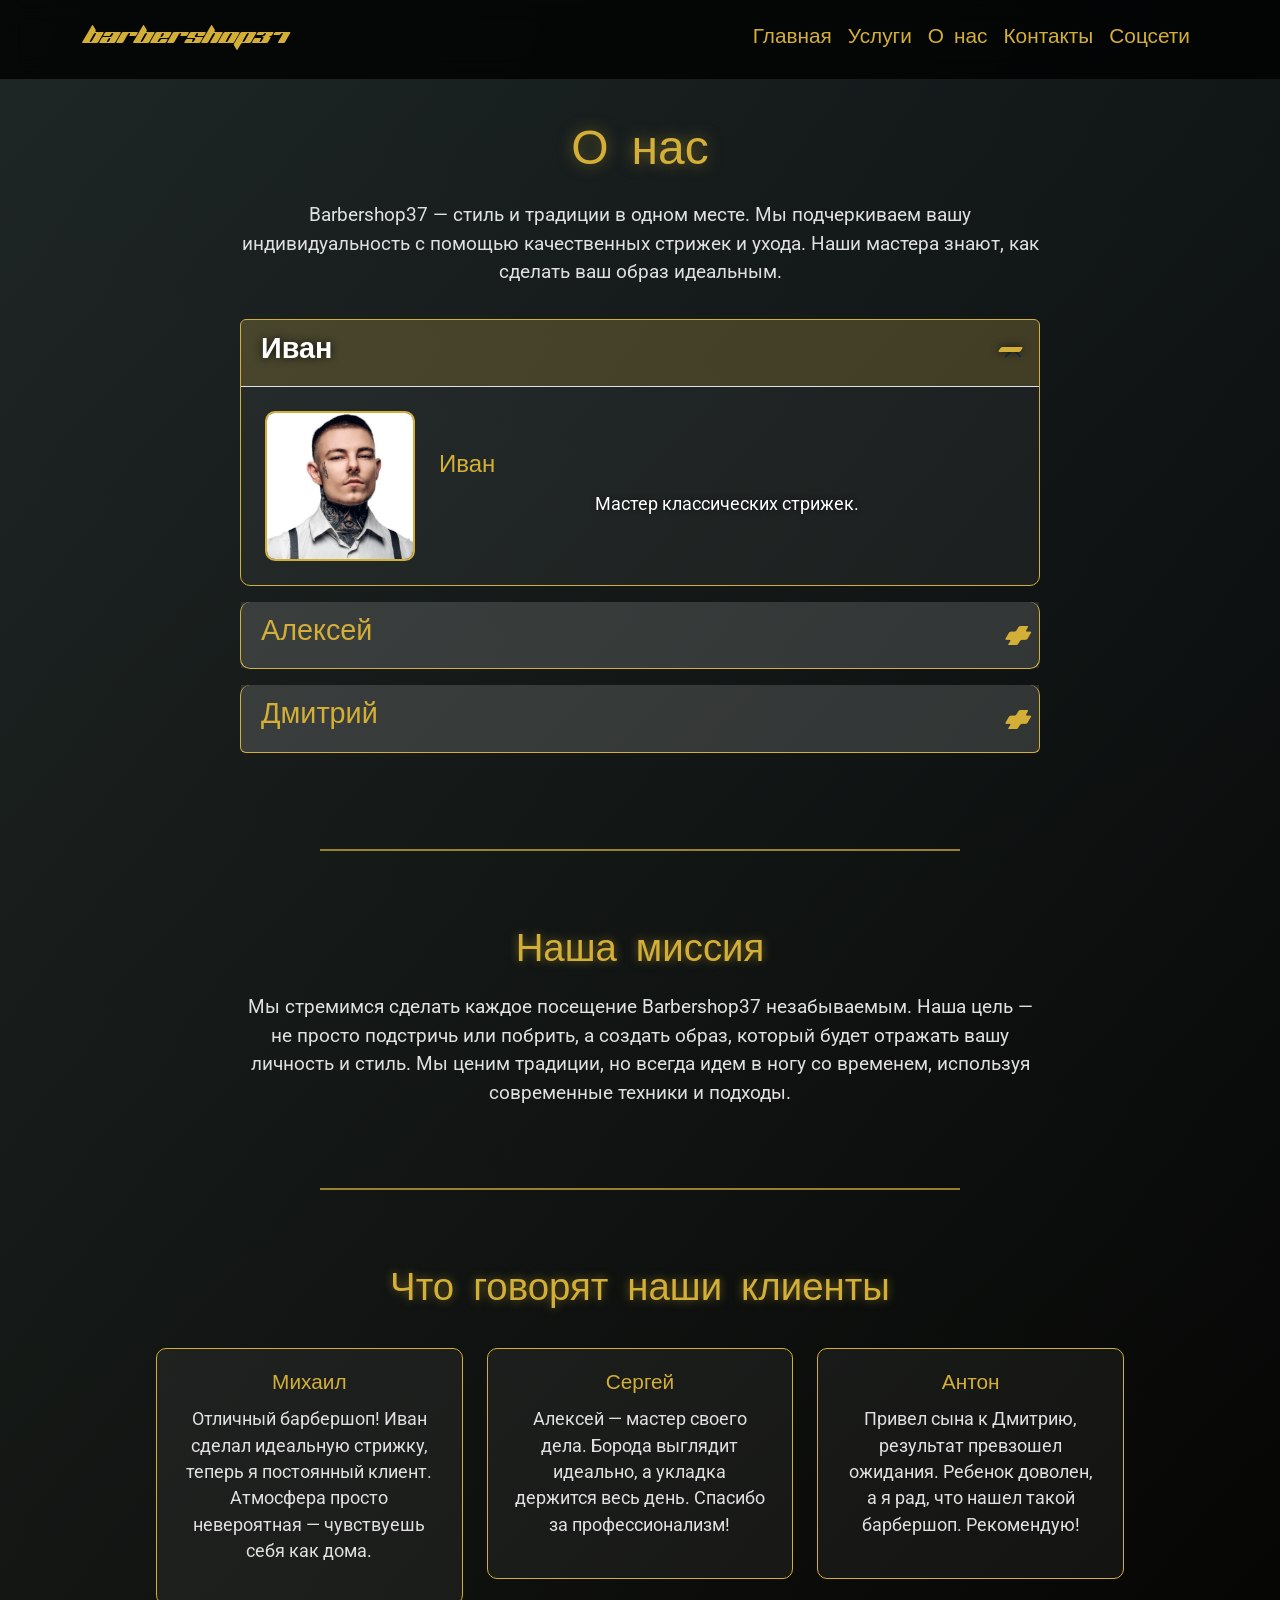
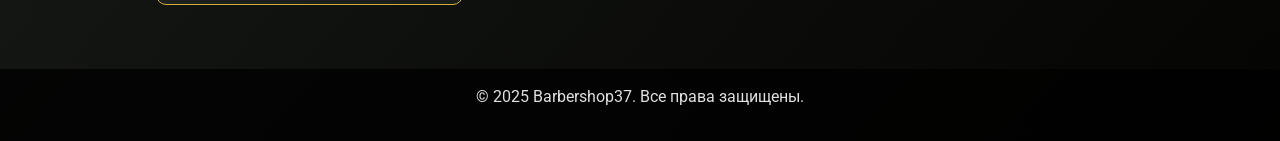
<file: brb2(новый)/about.html>
<!DOCTYPE html>
<html lang="ru">
<head>
    <meta charset="UTF-8">
    <meta name="viewport" content="width=device-width, initial-scale=1.0, maximum-scale=5.0, minimum-scale=0.5">
    <title>О нас - Barbershop37</title>
    <link href="https://cdn.jsdelivr.net/npm/bootstrap@5.3.0/dist/css/bootstrap.min.css" rel="stylesheet" integrity="sha384-9ndCyUaIbzAi2FUVXJi0CjmCapSmO7SnpJef0486qhLnuZ2cdeRhO02iuK6FUUVM" crossorigin="anonymous">
    <link href="https://fonts.googleapis.com/css2?family=Roboto:wght@300;400;700&display=swap" rel="stylesheet">
    <script src="https://cdn.jsdelivr.net/npm/bootstrap@5.3.0/dist/js/bootstrap.bundle.min.js" integrity="sha384-geWF76RCwLtnZ8qwWowPQNguL3RmwHVBC9FhGdlKrxdiJJigb/j/68SIy3Te4Bkz" crossorigin="anonymous"></script>

    <style>
        @font-face {
            font-family: 'Planet Kosmos';
            src: url('fonts/PlanetKosmos.ttf') format('truetype');
        }

        body {
            font-family: 'Roboto', sans-serif;
            background: linear-gradient(135deg, #1C2526 0%, #000000 100%);
            color: #E0E0E0;
            margin: 0;
            padding: 0;
            min-height: 100vh;
            display: flex;
            flex-direction: column;
            position: relative;
            overflow-x: hidden;
        }

        body::before {
            content: '';
            position: absolute;
            top: 0;
            left: 0;
            width: 100%;
            height: 100%;
            background: linear-gradient(45deg, rgba(212, 175, 55, 0.1), rgba(28, 37, 38, 0.3));
            opacity: 0.3;
            animation: waterWave 10s infinite linear;
            z-index: -1;
        }

        @keyframes waterWave {
            0% { background-position: 0% 50%; }
            100% { background-position: 200% 50%; }
        }

        .navbar {
            background: rgba(0, 0, 0, 0.8);
            backdrop-filter: blur(10px);
            padding: 1rem;
            position: sticky;
            top: 0;
            z-index: 1000;
        }

        .navbar-brand, .nav-link {
            color: #D4AF37 !important;
            font-family: 'Planet Kosmos', sans-serif;
            font-size: clamp(1rem, 2vw, 1.3rem);
            transition: color 0.3s ease;
        }

        .nav-link:hover {
            color: #E0E0E0 !important;
            text-shadow: 0 0 10px #D4AF37;
        }

        .fade-in {
            opacity: 0;
            animation: fadeIn 1s ease-in-out forwards;
        }

        .about-section {
            padding: 3rem 1rem;
        }

        .about-section h1 {
            font-family: 'Planet Kosmos', sans-serif;
            color: #D4AF37;
            font-size: clamp(1.8rem, 4vw, 3rem);
            margin-bottom: 1rem;
            text-align: center;
            text-shadow: 0 0 15px rgba(212, 175, 55, 0.5);
        }

        .about-section p {
            font-size: clamp(0.9rem, 2vw, 1.2rem);
            text-align: center;
            max-width: 800px;
            margin: 0 auto 2rem;
        }

        .accordion {
            max-width: 800px;
            margin: 0 auto;
        }

        .accordion-item {
            background: rgba(255, 255, 255, 0.05);
            border: 1px solid #D4AF37;
            border-radius: 10px;
            margin-bottom: 1rem;
        }

        .accordion-button {
            background: rgba(255, 255, 255, 0.1);
            color: #D4AF37;
            font-family: 'Planet Kosmos', sans-serif;
            font-size: clamp(1.2rem, 2.5vw, 1.8rem);
            transition: background-color 0.3s ease;
            position: relative;
            padding-right: 3rem;
        }

        .accordion-button::after {
            content: '+';
            font-family: 'Planet Kosmos', sans-serif !important;
            font-size: clamp(1.2rem, 2.5vw, 1.8rem);
            font-weight: 400;
            color: #D4AF37;
            position: absolute;
            right: 1rem;
            transition: transform 0.3s ease;
            background-image: none;
            line-height: 1;
        }

        .accordion-button:not(.collapsed)::after {
            content: '−';
            transform: rotate(180deg);
        }

        .accordion-button:not(.collapsed) {
            background-color: rgba(212, 175, 55, 0.2);
            color: #FFFFFF;
            font-weight: 700;
            text-shadow: 0 0 8px rgba(0, 0, 0, 0.8);
        }

        .accordion-button:focus {
            box-shadow: none;
            border-color: #D4AF37;
        }

        .accordion-body {
            display: flex;
            align-items: center;
            padding: 1.5rem;
        }

        .accordion-body img {
            width: 150px;
            height: 150px;
            object-fit: cover;
            border-radius: 10px;
            margin-right: 1.5rem;
            border: 2px solid #D4AF37;
        }

        .accordion-body div {
            flex: 1;
        }

        .accordion-body h3 {
            font-family: 'Planet Kosmos', sans-serif;
            color: #D4AF37;
            font-size: clamp(1.2rem, 2.5vw, 1.5rem);
            margin-bottom: 0.5rem;
        }

        .accordion-body p {
            font-size: clamp(0.9rem, 2vw, 1.1rem);
            margin: 0;
            color: #FFFFFF;
            text-shadow: 0 0 5px rgba(0, 0, 0, 0.5);
        }

        .mission-section {
            padding: 3rem 1rem;
            text-align: center;
        }

        .mission-section h2 {
            font-family: 'Planet Kosmos', sans-serif;
            color: #D4AF37;
            font-size: clamp(1.5rem, 3vw, 2.5rem);
            margin-bottom: 1rem;
            text-shadow: 0 0 10px rgba(212, 175, 55, 0.5);
        }

        .mission-section p {
            font-size: clamp(0.9rem, 2vw, 1.2rem);
            max-width: 800px;
            margin: 0 auto;
        }

        .divider {
            width: 50%;
            height: 2px;
            background: #D4AF37;
            margin: 2rem auto;
            opacity: 0.7;
            animation: pulse 3s infinite ease-in-out;
        }

        @keyframes pulse {
            0% { opacity: 0.7; transform: scaleX(1); }
            50% { opacity: 1; transform: scaleX(1.05); }
            100% { opacity: 0.7; transform: scaleX(1); }
        }

        .reviews-section {
            padding: 3rem 1rem;
            max-width: 1000px;
            margin: 0 auto;
        }

        .reviews-section h2 {
            font-family: 'Planet Kosmos', sans-serif;
            color: #D4AF37;
            font-size: clamp(1.5rem, 3vw, 2.5rem);
            text-align: center;
            margin-bottom: 2rem;
            text-shadow: 0 0 10px rgba(212, 175, 55, 0.5);
        }

        .review-card {
            background: rgba(255, 255, 255, 0.05);
            border: 1px solid #D4AF37;
            border-radius: 10px;
            padding: 1.5rem;
            margin-bottom: 1rem;
            text-align: center;
            transition: transform 0.3s ease, box-shadow 0.3s ease;
        }

        .review-card:hover {
            transform: translateY(-5px);
            box-shadow: 0 0 15px rgba(212, 175, 55, 0.5);
        }

        .review-card h4 {
            font-family: 'Planet Kosmos', sans-serif;
            color: #D4AF37;
            font-size: clamp(1rem, 2vw, 1.3rem);
            margin-bottom: 0.5rem;
        }

        .review-card p {
            font-size: clamp(0.9rem, 1.8vw, 1.1rem);
            color: #E0E0E0;
        }

        footer {
            background: rgba(0, 0, 0, 0.8);
            padding: 1rem 0;
            text-align: center;
            font-size: clamp(0.8rem, 1.5vw, 1rem);
            width: 100%;
        }

        @keyframes fadeIn {
            from { opacity: 0; }
            to { opacity: 1; }
        }
    </style>
</head>
<body>
    <nav class="navbar navbar-expand-lg navbar-dark">
        <div class="container">
            <a class="navbar-brand" href="index.html">Barbershop37</a>
            <button class="navbar-toggler" type="button" data-bs-toggle="collapse" data-bs-target="#navbarNav" aria-controls="navbarNav" aria-expanded="false" aria-label="Toggle navigation">
                <span class="navbar-toggler-icon"></span>
            </button>
            <div class="collapse navbar-collapse" id="navbarNav">
                <ul class="navbar-nav ms-auto">
                    <li class="nav-item">
                        <a class="nav-link" href="index.html">Главная</a>
                    </li>
                    <li class="nav-item">
                        <a class="nav-link" href="services.html">Услуги</a>
                    </li>
                    <li class="nav-item">
                        <a class="nav-link" href="about.html">О нас</a>
                    </li>
                    <li class="nav-item">
                        <a class="nav-link active" href="contact.html">Контакты</a>
                    </li>
                    <li class="nav-item">
                        <a class="nav-link active" href="social.html">Соцсети</a>
                    </li>
                </ul>
            </div>
        </div>
    </nav>

    <section class="about-section">
        <h1 class="fade-in">О нас</h1>
        <p class="fade-in">Barbershop37 — стиль и традиции в одном месте. Мы подчеркиваем вашу индивидуальность с помощью качественных стрижек и ухода. Наши мастера знают, как сделать ваш образ идеальным.</p>
        <div class="accordion fade-in" id="mastersAccordion">
            <div class="accordion-item">
                <h2 class="accordion-header" id="headingOne">
                    <button class="accordion-button" type="button" data-bs-toggle="collapse" data-bs-target="#collapseOne" aria-expanded="true" aria-controls="collapseOne">
                        Иван
                    </button>
                </h2>
                <div id="collapseOne" class="accordion-collapse collapse show" aria-labelledby="headingOne" data-bs-parent="#mastersAccordion">
                    <div class="accordion-body">
                        <img src="pics/master1.jpg" alt="Мастер 1">
                        <div>
                            <h3>Иван</h3>
                            <p>Мастер классических стрижек.</p>
                        </div>
                    </div>
                </div>
            </div>
            <div class="accordion-item">
                <h2 class="accordion-header" id="headingTwo">
                    <button class="accordion-button collapsed" type="button" data-bs-toggle="collapse" data-bs-target="#collapseTwo" aria-expanded="false" aria-controls="collapseTwo">
                        Алексей
                    </button>
                </h2>
                <div id="collapseTwo" class="accordion-collapse collapse" aria-labelledby="headingTwo" data-bs-parent="#mastersAccordion">
                    <div class="accordion-body">
                        <img src="pics/master2.jpg" alt="Мастер 2">
                        <div>
                            <h3>Алексей</h3>
                            <p>Специалист по бритью и укладкам.</p>
                        </div>
                    </div>
                </div>
            </div>
            <div class="accordion-item">
                <h2 class="accordion-header" id="headingThree">
                    <button class="accordion-button collapsed" type="button" data-bs-toggle="collapse" data-bs-target="#collapseThree" aria-expanded="false" aria-controls="collapseThree">
                        Дмитрий
                    </button>
                </h2>
                <div id="collapseThree" class="accordion-collapse collapse" aria-labelledby="headingThree" data-bs-parent="#mastersAccordion">
                    <div class="accordion-body">
                        <img src="pics/master3.jpg" alt="Мастер 3">
                        <div>
                            <h3>Дмитрий</h3>
                            <p>Эксперт по детским и креативным стрижкам.</p>
                        </div>
                    </div>
                </div>
            </div>
        </div>
    </section>

    <div class="divider"></div>

    <section class="mission-section fade-in">
        <h2>Наша миссия</h2>
        <p>Мы стремимся сделать каждое посещение Barbershop37 незабываемым. Наша цель — не просто подстричь или побрить, а создать образ, который будет отражать вашу личность и стиль. Мы ценим традиции, но всегда идем в ногу со временем, используя современные техники и подходы.</p>
    </section>

    <div class="divider"></div>

    <section class="reviews-section fade-in">
        <h2>Что говорят наши клиенты</h2>
        <div class="row">
            <div class="col-md-4">
                <div class="review-card">
                    <h4>Михаил</h4>
                    <p>Отличный барбершоп! Иван сделал идеальную стрижку, теперь я постоянный клиент. Атмосфера просто невероятная — чувствуешь себя как дома.</p>
                </div>
            </div>
            <div class="col-md-4">
                <div class="review-card">
                    <h4>Сергей</h4>
                    <p>Алексей — мастер своего дела. Борода выглядит идеально, а укладка держится весь день. Спасибо за профессионализм!</p>
                </div>
            </div>
            <div class="col-md-4">
                <div class="review-card">
                    <h4>Антон</h4>
                    <p>Привел сына к Дмитрию, результат превзошел ожидания. Ребенок доволен, а я рад, что нашел такой барбершоп. Рекомендую!</p>
                </div>
            </div>
        </div>
    </section>

    <footer>
        <p>© 2025 Barbershop37. Все права защищены.</p>
    </footer>

    <script src="https://cdn.jsdelivr.net/npm/bootstrap@5.3.0/dist/js/bootstrap.bundle.min.js" integrity="sha384-geWF76RCwLtnZ8qwWowPQNguL3RmwHVBC9FhGdlKrxdiJJigb/j/68SIy3Te4Bkz" crossorigin="anonymous"></script>
    <script src="script.js"></script>
</body>
</html>
</file>
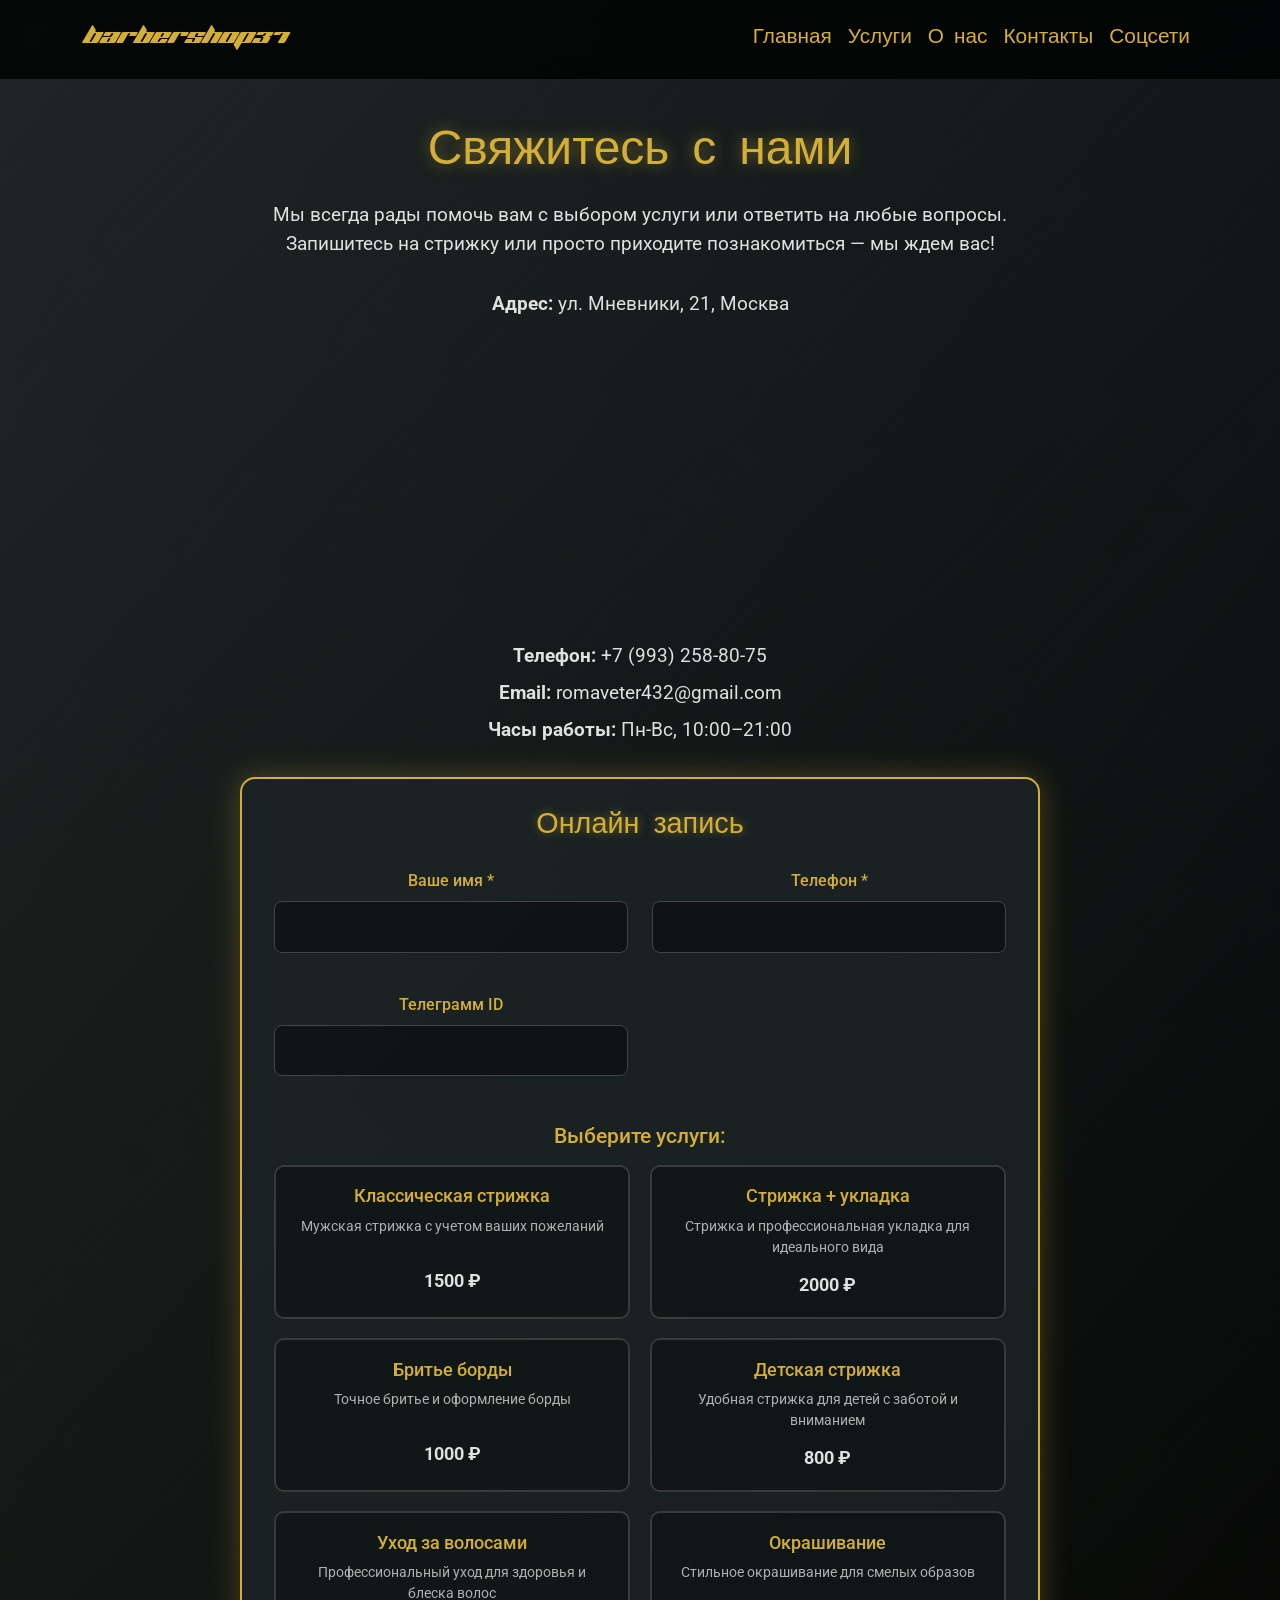
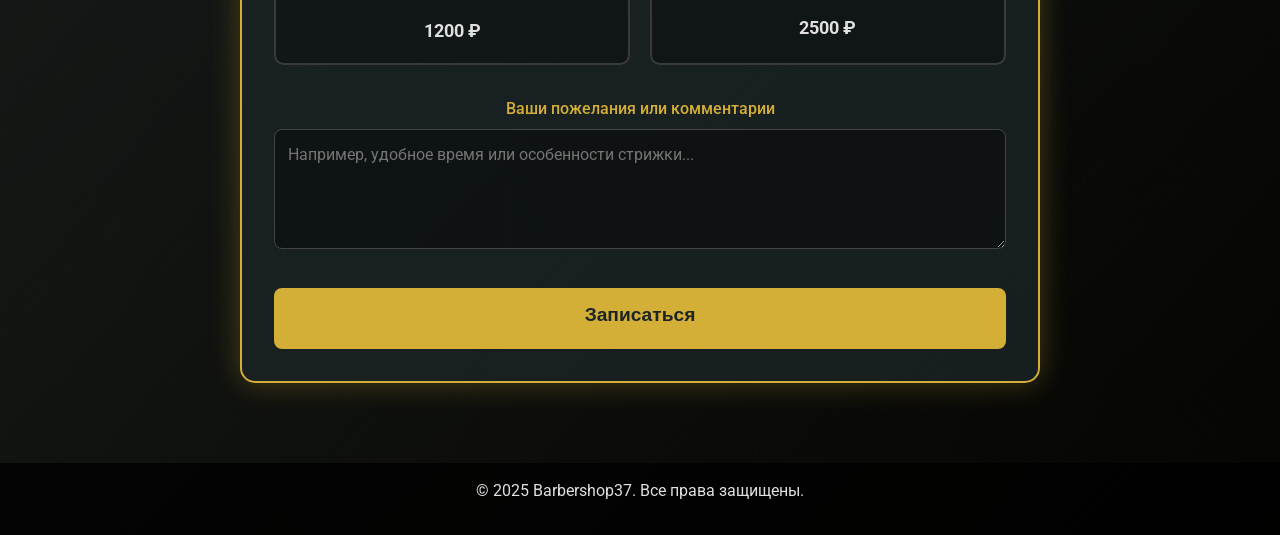
<file: brb2(новый)/contact.html>
﻿<!DOCTYPE html>
<html lang="ru">
<head>
    <meta charset="UTF-8">
    <meta name="viewport" content="width=device-width, initial-scale=1.0, maximum-scale=5.0, minimum-scale=0.5">
    <title>Контакты - Barbershop37</title>
    <!-- Подключаем Bootstrap CSS -->
    <link href="https://cdn.jsdelivr.net/npm/bootstrap@5.3.0/dist/css/bootstrap.min.css" rel="stylesheet" integrity="sha384-9ndCyUaIbzAi2FUVXJi0CjmCapSmO7SnpJef0486qhLnuZ2cdeRhO02iuK6FUUVM" crossorigin="anonymous">
    <!-- Подключаем шрифты -->
    <link href="https://fonts.googleapis.com/css2?family=Roboto:wght@300;400;700&display=swap" rel="stylesheet">
    <style>
        @font-face {
            font-family: 'Planet Kosmos';
            src: url('fonts/PlanetKosmos.ttf') format('truetype');
        }

        body {
            font-family: 'Roboto', sans-serif;
            background: linear-gradient(135deg, #1C2526 0%, #000000 100%);
            color: #E0E0E0;
            margin: 0;
            padding: 0;
            min-height: 100vh;
            display: flex;
            flex-direction: column;
            position: relative;
            overflow-x: hidden;
        }

        body::before {
            content: '';
            position: absolute;
            top: 0;
            left: 0;
            width: 100%;
            height: 100%;
            background: linear-gradient(45deg, rgba(212, 175, 55, 0.1), rgba(28, 37, 38, 0.3));
            opacity: 0.3;
            animation: waterWave 10s infinite linear;
            z-index: -1;
        }

        @keyframes waterWave {
            0% { background-position: 0% 50%; }
            100% { background-position: 200% 50%; }
        }

        /* Стили навигации с исправлениями для бургер-меню */
        .navbar {
            background: rgba(0, 0, 0, 0.8);
            backdrop-filter: blur(10px);
            padding: 1rem;
            position: sticky;
            top: 0;
            z-index: 1000;
        }

        .navbar-brand, .nav-link {
            color: #D4AF37 !important;
            font-family: 'Planet Kosmos', sans-serif;
            font-size: clamp(1rem, 2vw, 1.3rem);
            transition: color 0.3s ease;
        }

        .nav-link:hover {
            color: #E0E0E0 !important;
            text-shadow: 0 0 10px #D4AF37;
        }

        .navbar-toggler {
            border-color: rgba(212, 175, 55, 0.5);
        }

        .navbar-toggler-icon {
            background-image: url("data:image/svg+xml,%3csvg xmlns='http://www.w3.org/2000/svg' viewBox='0 0 30 30'%3e%3cpath stroke='rgba%28212, 175, 55, 1%29' stroke-linecap='round' stroke-miterlimit='10' stroke-width='2' d='M4 7h22M4 15h22M4 23h22'/%3e%3c/svg%3e");
        }

        .navbar-collapse {
            justify-content: flex-end;
        }

        .fade-in {
            opacity: 0;
            animation: fadeIn 1s ease-in-out forwards;
        }

        .contact-section {
            padding: 3rem 1rem;
            text-align: center;
            flex: 1;
        }

        .contact-section h1 {
            font-family: 'Planet Kosmos', sans-serif;
            color: #D4AF37;
            font-size: clamp(1.8rem, 4vw, 3rem);
            margin-bottom: 1rem;
            text-shadow: 0 0 15px rgba(212, 175, 55, 0.5);
        }

        .contact-section p {
            font-size: clamp(0.9rem, 2vw, 1.2rem);
            max-width: 800px;
            margin: 0 auto 2rem;
        }

        .contact-info {
            max-width: 600px;
            margin: 0 auto 2rem;
            text-align: center;
        }

        .contact-info p {
            font-size: clamp(1rem, 2vw, 1.2rem);
            margin: 0.5rem 0;
            display: block;
        }

        /* Стили формы */
        .tg-form-container {
            max-width: 800px;
            margin: 2rem auto;
            padding: 2rem;
            background: rgba(28, 37, 38, 0.8);
            border-radius: 15px;
            border: 2px solid #D4AF37;
            box-shadow: 0 0 30px rgba(212, 175, 55, 0.3);
            font-family: 'Roboto', sans-serif;
        }

        .tg-form-container h2 {
            font-family: 'Planet Kosmos', sans-serif;
            color: #D4AF37;
            text-align: center;
            margin-bottom: 1.5rem;
            font-size: 1.8rem;
            text-shadow: 0 0 10px rgba(212, 175, 55, 0.5);
        }

        .contact-fields {
            display: grid;
            grid-template-columns: 1fr 1fr;
            gap: 1.5rem;
            margin-bottom: 1.5rem;
        }

        .form-group {
            margin-bottom: 1rem;
        }

        .form-group label {
            display: block;
            margin-bottom: 0.5rem;
            color: #D4AF37;
            font-weight: 500;
        }

        .form-group input,
        .form-group textarea {
            width: 100%;
            padding: 0.8rem;
            background: rgba(0, 0, 0, 0.4);
            border: 1px solid #444;
            border-radius: 8px;
            color: #E0E0E0;
            font-size: 1rem;
            transition: all 0.3s ease;
        }

        .form-group input:focus,
        .form-group textarea:focus {
            outline: none;
            border-color: #D4AF37;
            box-shadow: 0 0 10px rgba(212, 175, 55, 0.5);
        }

        .form-group textarea {
            min-height: 120px;
            resize: vertical;
        }

        .services-section {
            margin: 2rem 0;
        }

        .services-section h3 {
            color: #D4AF37;
            margin-bottom: 1rem;
            font-size: 1.3rem;
            text-align: center;
        }

        .service-options {
            display: grid;
            grid-template-columns: repeat(auto-fill, minmax(250px, 1fr));
            gap: 1.2rem;
        }

        .service-option {
            display: block;
            cursor: pointer;
        }

        .service-option input[type="checkbox"] {
            display: none;
        }

        .service-card {
            background: rgba(0, 0, 0, 0.3);
            border: 2px solid #3a3a3a;
            border-radius: 10px;
            padding: 1.2rem;
            transition: all 0.3s ease;
            height: 100%;
        }

        .service-card:hover {
            border-color: #D4AF37;
        }

        .service-card h4 {
            color: #D4AF37;
            margin: 0 0 0.5rem 0;
            font-size: 1.1rem;
        }

        .service-card p {
            color: #b0b0b0;
            font-size: 0.9rem;
            margin: 0.5rem 0;
            min-height: 40px;
        }

        .service-price {
            color: #E0E0E0;
            font-weight: bold;
            font-size: 1.1rem;
            margin-top: 0.8rem;
        }

        .service-option input[type="checkbox"]:checked + .service-card {
            border-color: #D4AF37;
            background: rgba(212, 175, 55, 0.1);
            box-shadow: 0 0 15px rgba(212, 175, 55, 0.4);
        }

        .submit-btn {
            width: 100%;
            padding: 1rem;
            background-color: #D4AF37;
            color: #1C2526;
            border: none;
            border-radius: 8px;
            font-family: 'Planet Kosmos', sans-serif;
            font-size: 1.2rem;
            font-weight: bold;
            cursor: pointer;
            transition: all 0.3s ease;
            margin-top: 1rem;
        }

        .submit-btn:hover {
            background-color: #E0E0E0;
            transform: translateY(-2px);
            box-shadow: 0 5px 20px rgba(212, 175, 55, 0.5);
        }
        

        .submit-btn:disabled {
            opacity: 0.7;
            transform: none;
            box-shadow: none;
        }

        #result {
            margin-top: 1.5rem;
            padding: 1rem;
            border-radius: 8px;
            text-align: center;
            font-weight: 500;
            display: none;
        }

        .success {
            background-color: rgba(46, 125, 50, 0.3);
            color: #a5d6a7;
            border: 1px solid #2e7d32;
            display: block;
        }

        .error {
            background-color: rgba(198, 40, 40, 0.3);
            color: #ffabab;
            border: 1px solid #c62828;
            display: block;
        }

        @media (max-width: 768px) {
            .contact-fields {
                grid-template-columns: 1fr;
            }
            
            .tg-form-container {
                padding: 1.5rem;
                margin: 1rem;
            }
            
            .service-options {
                grid-template-columns: 1fr;
            }
        }

        @keyframes fadeIn {
            from { opacity: 0; transform: translateY(20px); }
            to { opacity: 1; transform: translateY(0); }
        }

        footer {
            background: rgba(0, 0, 0, 0.8);
            padding: 1rem 0;
            text-align: center;
            font-size: clamp(0.8rem, 1.5vw, 1rem);
            width: 100%;
        }

        
    </style>
</head>
<body>
    <!-- Навигация с исправленным бургер-меню -->
    <nav class="navbar navbar-expand-lg navbar-dark">
        <div class="container">
            <a class="navbar-brand" href="index.html">Barbershop37</a>
            <button class="navbar-toggler" type="button" data-bs-toggle="collapse" data-bs-target="#navbarNav" aria-controls="navbarNav" aria-expanded="false" aria-label="Toggle navigation">
                <span class="navbar-toggler-icon"></span>
            </button>
            <div class="collapse navbar-collapse" id="navbarNav">
                <ul class="navbar-nav ms-auto">
                    <li class="nav-item">
                        <a class="nav-link" href="index.html">Главная</a>
                    </li>
                    <li class="nav-item">
                        <a class="nav-link" href="services.html">Услуги</a>
                    </li>
                    <li class="nav-item">
                        <a class="nav-link" href="about.html">О нас</a>
                    </li>
                    <li class="nav-item">
                        <a class="nav-link active" href="contact.html">Контакты</a>
                    </li>
                    <li class="nav-item">
                        <a class="nav-link active" href="social.html">Соцсети</a>
                    </li>
                </ul>
            </div>
        </div>
    </nav>

    <section class="contact-section">
        <h1 class="fade-in">Свяжитесь с нами</h1>
        <p class="fade-in">Мы всегда рады помочь вам с выбором услуги или ответить на любые вопросы. Запишитесь на стрижку или просто приходите познакомиться — мы ждем вас!</p>
        
        <div class="contact-info fade-in">
            <p><strong>Адрес:</strong> ул. Мневники, 21, Москва</p>
            <iframe src="https://www.google.com/maps/embed?pb=!1m14!1m8!1m3!1d2244.1301263362484!2d37.4813281!3d55.7736118!3m2!1i1024!2i768!4f13.1!3m3!1m2!1s0x46b5491a5ac36959%3A0x7ad5aa871203b912!2z0YPQuy4g0JzQvdGR0LLQvdC40LrQuCwgMjEsINCc0L7RgdC60LLQsCwgMTIzNDIz!5e0!3m2!1sru!2sru!4v1748243017372!5m2!1sru!2sru" width="400" height="300" style="border:0;" allowfullscreen="" loading="lazy" referrerpolicy="no-referrer-when-downgrade"></iframe>
            <p><strong>Телефон:</strong> +7 (993) 258-80-75</p>
            <p><strong>Email:</strong> romaveter432@gmail.com</p>
            <p><strong>Часы работы:</strong> Пн-Вс, 10:00–21:00</p>
        </div>

        <div class="tg-form-container fade-in">
            <h2>Онлайн запись</h2>
            
            <form id="tgForm">
                <div class="contact-fields">
                    <div class="form-group">
                        <label for="name">Ваше имя *</label>
                        <input type="text" id="name" name="name" required>
                    </div>
                    
                    <div class="form-group">
                        <label for="phone">Телефон *</label>
                        <input type="tel" id="phone" name="phone" required>
                    </div>

                    <div class="form-group" >
                        <label for="ID">Телеграмм ID </label>
                        <input type="text" id="ID" name="ID" required>
                    </div>
                </div>
                
                <div class="services-section">
                    <h3>Выберите услуги:</h3>
                    
                    <div class="service-options">
                        <label class="service-option">
                            <input type="checkbox" name="service" value="Классическая стрижка (1500 ₽)">
                            <div class="service-card">
                                <h4>Классическая стрижка</h4>
                                <p>Мужская стрижка с учетом ваших пожеланий</p>
                                <div class="service-price">1500 ₽</div>
                            </div>
                        </label>
                        
                        <label class="service-option">
                            <input type="checkbox" name="service" value="Стрижка + укладка (2000 ₽)">
                            <div class="service-card">
                                <h4>Стрижка + укладка</h4>
                                <p>Стрижка и профессиональная укладка для идеального вида</p>
                                <div class="service-price">2000 ₽</div>
                            </div>
                        </label>
                        
                        <label class="service-option">
                            <input type="checkbox" name="service" value="Бритье борды (1000 ₽)">
                            <div class="service-card">
                                <h4>Бритье борды</h4>
                                <p>Точное бритье и оформление борды</p>
                                <div class="service-price">1000 ₽</div>
                            </div>
                        </label>
                        
                        <label class="service-option">
                            <input type="checkbox" name="service" value="Детская стрижка (800 ₽)">
                            <div class="service-card">
                                <h4>Детская стрижка</h4>
                                <p>Удобная стрижка для детей с заботой и вниманием</p>
                                <div class="service-price">800 ₽</div>
                            </div>
                        </label>
                        
                        <label class="service-option">
                            <input type="checkbox" name="service" value="Уход за волосами (1200 ₽)">
                            <div class="service-card">
                                <h4>Уход за волосами</h4>
                                <p>Профессиональный уход для здоровья и блеска волос</p>
                                <div class="service-price">1200 ₽</div>
                            </div>
                        </label>
                        
                        <label class="service-option">
                            <input type="checkbox" name="service" value="Окрашивание (2500 ₽)">
                            <div class="service-card">
                                <h4>Окрашивание</h4>
                                <p>Стильное окрашивание для смелых образов</p>
                                <div class="service-price">2500 ₽</div>
                            </div>
                        </label>
                    </div>
                </div>
                
                <div class="form-group">
                    <label for="message">Ваши пожелания или комментарии</label>
                    <textarea id="message" name="message" placeholder="Например, удобное время или особенности стрижки..."></textarea>
                </div>
                
                <button type="submit" class="submit-btn">Записаться</button>
                <div id="result"></div>
            </form>
        </div>
    </section>

    <footer>
        <p>© 2025 Barbershop37. Все права защищены.</p>
    </footer>

    <!-- Подключаем Bootstrap JS для работы бургер-меню -->
    <script src="https://cdn.jsdelivr.net/npm/bootstrap@5.3.0/dist/js/bootstrap.bundle.min.js" integrity="sha384-geWF76RCwLtnZ8qwWowPQNguL3RmwHVBC9FhGdlKrxdiJJigb/j/68SIy3Te4Bkz" crossorigin="anonymous"></script>

    <script>
        document.getElementById('tgForm').addEventListener('submit', async function(e) {
            e.preventDefault();
            const form = e.target;
            const submitBtn = form.querySelector('.submit-btn');
            const resultDiv = document.getElementById('result');
            
            const selectedServices = form.querySelectorAll('input[name="service"]:checked');
            if (selectedServices.length === 0) {
                resultDiv.textContent = 'Пожалуйста, выберите хотя бы одну услугу';
                resultDiv.className = 'error';
                resultDiv.style.display = 'block';
                return;
            }
            
            const formData = new FormData(form);
            const data = Object.fromEntries(formData.entries());
            
            let servicesText = "Выбранные услуги:\n";
            selectedServices.forEach(service => {
                servicesText += `• ${service.value}\n`;
            });
            
            const messageText = `✂️ <b>Новая запись в Barbershop37</b>\n\n` +
                               `👤 <b>Имя:</b> ${data.name}\n` +
                               `📱 <b>Телефон:</b> ${data.phone}\n` +
                               `✈️ <b>Телеграмм ID:</b> ${data.ID}\n\n` +
                               `${servicesText}\n` +
                               `💬 <b>Пожелания:</b> ${data.message || '—'}`;
            
            const botToken = '7640965702:AAEDq5X3IthGjXoF1REtOpzqV3RuNByrp70';
            const chatId = '-4741180688';
            
            submitBtn.disabled = true;
            submitBtn.textContent = 'Отправка...';
            resultDiv.style.display = 'none';
            
            try {
                const response = await fetch(`https://api.telegram.org/bot${botToken}/sendMessage`, {
                    method: 'POST',
                    headers: { 'Content-Type': 'application/json' },
                    body: JSON.stringify({
                        chat_id: chatId,
                        text: messageText,
                        parse_mode: 'HTML'
                    })
                });
                
                const result = await response.json();
                
                if (result.ok) {
                    resultDiv.textContent = 'Спасибо! Ваша запись отправлена. Мы скоро свяжемся с вами для подтверждения.';
                    resultDiv.className = 'success';
                    form.reset();
                    
                    document.querySelectorAll('input[name="service"]').forEach(checkbox => {
                        checkbox.checked = false;
                    });
                } else {
                    resultDiv.textContent = 'Ошибка отправки. Пожалуйста, попробуйте позже или свяжитесь с нами по телефону.';
                    resultDiv.className = 'error';
                }
            } catch (error) {
                resultDiv.textContent = 'Ошибка сети. Проверьте подключение к интернету и попробуйте снова.';
                resultDiv.className = 'error';
                console.error('Ошибка:', error);
            } finally {
                resultDiv.style.display = 'block';
                submitBtn.disabled = false;
                submitBtn.textContent = 'Записаться';
            }
        });


         // Инициализация карты
        const map = L.map('map').setView([55.7759, 37.4807], 15); // Координаты: Мневники, 21, Москва
        L.tileLayer('https://{s}.tile.openstreetmap.org/{z}/{x}/{y}.png', {
            attribution: '© <a href="https://www.openstreetmap.org/copyright">OpenStreetMap</a> contributors'
        }).addTo(map);
        L.marker([55.7759, 37.4807]).addTo(map)
            .bindPopup('Barbershop37<br>ул. Мневники, 21, Москва')
            .openPopup();

    </script>
</body>
</html>
</file>
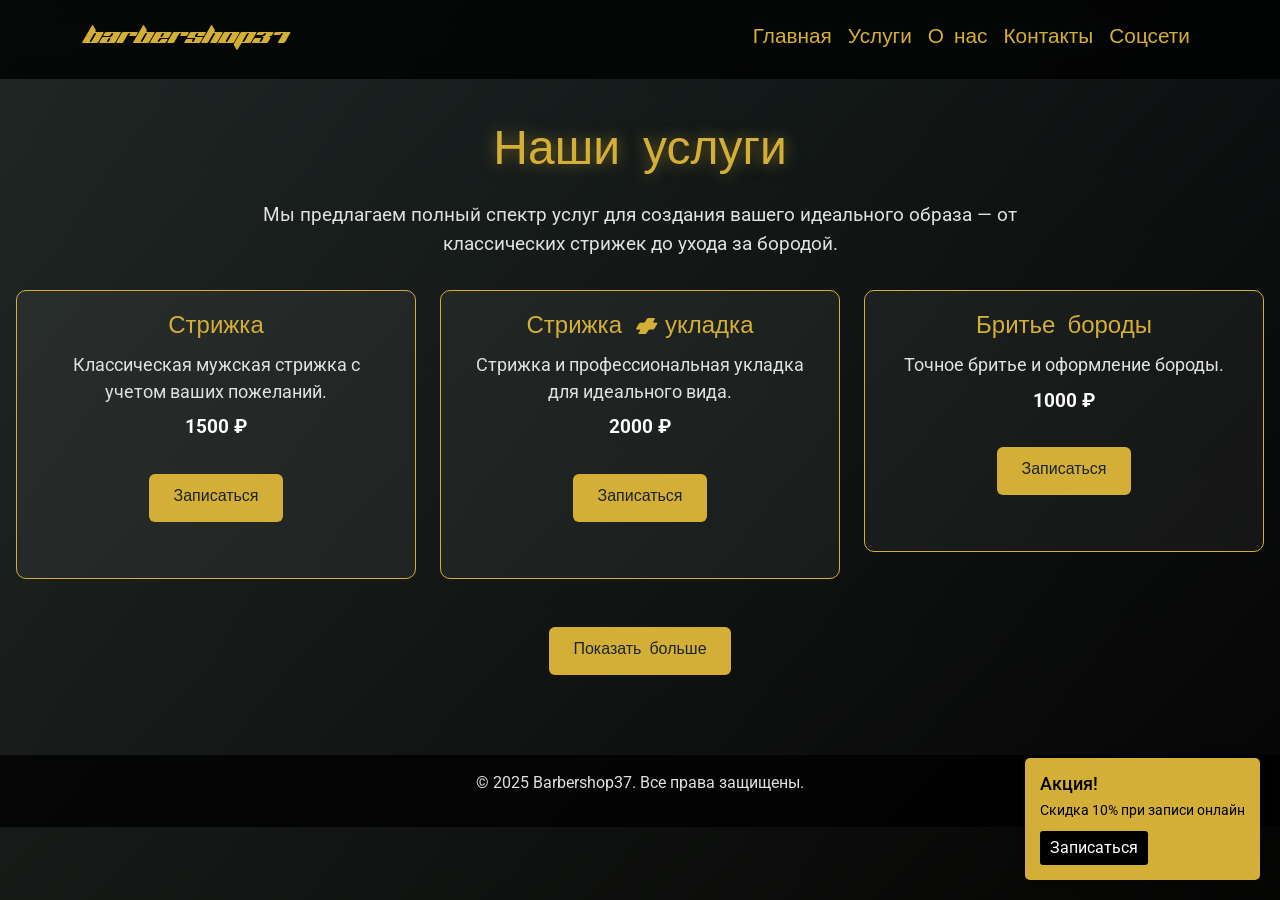
<file: brb2(новый)/services.html>
﻿<!DOCTYPE html>
<html lang="ru">
<head>
    <meta charset="UTF-8">
    <meta name="viewport" content="width=device-width, initial-scale=1.0, maximum-scale=5.0, minimum-scale=0.5">
    <title>Услуги - Barbershop37</title>
    <link href="https://cdn.jsdelivr.net/npm/bootstrap@5.3.0/dist/css/bootstrap.min.css" rel="stylesheet" integrity="sha384-9ndCyUaIbzAi2FUVXJi0CjmCapSmO7SnpJef0486qhLnuZ2cdeRhO02iuK6FUUVM" crossorigin="anonymous">
    <link href="https://fonts.googleapis.com/css2?family=Roboto:wght@300;400;700&display=swap" rel="stylesheet">
    <script src="https://cdn.jsdelivr.net/npm/bootstrap@5.3.0/dist/js/bootstrap.bundle.min.js" integrity="sha384-geWF76RCwLtnZ8qwWowPQNguL3RmwHVBC9FhGdlKrxdiJJigb/j/68SIy3Te4Bkz" crossorigin="anonymous"></script>

    <style>
        @font-face {
            font-family: 'Planet Kosmos';
            src: url('fonts/PlanetKosmos.ttf') format('truetype');
        }

        body {
            font-family: 'Roboto', sans-serif;
            background: linear-gradient(135deg, #1C2526 0%, #000000 100%);
            color: #E0E0E0;
            margin: 0;
            padding: 0;
            min-height: 100vh;
            display: flex;
            flex-direction: column;
            position: relative;
            overflow-x: hidden;
        }

            body::before {
                content: '';
                position: absolute;
                top: 0;
                left: 0;
                width: 100%;
                height: 100%;
                background: linear-gradient(45deg, rgba(212, 175, 55, 0.1), rgba(28, 37, 38, 0.3));
                opacity: 0.3;
                animation: waterWave 10s infinite linear;
                z-index: -1;
            }

        @keyframes waterWave {
            0% {
                background-position: 0% 50%;
            }

            100% {
                background-position: 200% 50%;
            }
        }

        .navbar {
            background: rgba(0, 0, 0, 0.8);
            backdrop-filter: blur(10px);
            padding: 1rem;
            position: sticky;
            top: 0;
            z-index: 1000;
        }

        .navbar-brand, .nav-link {
            color: #D4AF37 !important;
            font-family: 'Planet Kosmos', sans-serif;
            font-size: clamp(1rem, 2vw, 1.3rem);
            transition: color 0.3s ease;
        }

            .nav-link:hover {
                color: #E0E0E0 !important;
                text-shadow: 0 0 10px #D4AF37;
            }

        .fade-in {
            opacity: 0;
            animation: fadeIn 1s ease-in-out forwards;
        }

        .services-section {
            padding: 3rem 1rem;
        }

            .services-section h1 {
                font-family: 'Planet Kosmos', sans-serif;
                color: #D4AF37;
                font-size: clamp(1.8rem, 4vw, 3rem);
                margin-bottom: 1rem;
                text-align: center;
                text-shadow: 0 0 15px rgba(212, 175, 55, 0.5);
            }

            .services-section p {
                font-size: clamp(0.9rem, 2vw, 1.2rem);
                text-align: center;
                max-width: 800px;
                margin: 0 auto 2rem;
            }

        .service-card {
            background: rgba(255, 255, 255, 0.05);
            border: 1px solid #D4AF37;
            border-radius: 10px;
            padding: 1.5rem;
            margin-bottom: 1rem;
            text-align: center;
            transition: transform 0.3s ease, box-shadow 0.3s ease;
        }

            .service-card:hover {
                transform: translateY(-5px);
                box-shadow: 0 0 15px rgba(212, 175, 55, 0.5);
            }

            .service-card h3 {
                font-family: 'Planet Kosmos', sans-serif;
                color: #D4AF37;
                font-size: clamp(1.2rem, 2.5vw, 1.5rem);
                margin-bottom: 0.5rem;
            }

            .service-card p {
                font-size: clamp(0.9rem, 1.8vw, 1.1rem);
                margin-bottom: 0.5rem;
            }

            .service-card .price {
                font-size: clamp(1rem, 2vw, 1.2rem);
                color: #FFFFFF;
                font-weight: 700;
            }

        .btn-primary {
            background-color: #D4AF37;
            color: #1C2526;
            border: none;
            padding: clamp(0.5rem, 1.5vw, 0.75rem) clamp(1rem, 2vw, 1.5rem);
            font-family: 'Planet Kosmos', sans-serif;
            transition: background-color 0.3s ease, box-shadow 0.3s ease, transform 0.2s ease;
            margin: 2rem auto;
            display: block;
        }

            .btn-primary:hover {
                background-color: #E0E0E0;
                box-shadow: 0 0 15px #D4AF37;
                transform: scale(1.05);
            }

        .hidden-services {
            display: none;
            opacity: 0;
            transition: opacity 0.5s ease;
        }

            .hidden-services.show {
                display: flex;
                opacity: 1;
            }

        /* Добавленные стили для скидки */
        .discount-banner {
            position: fixed;
            bottom: 20px;
            right: 20px;
            background-color: #d4af37;
            color: #000;
            padding: 15px;
            border-radius: 5px;
            box-shadow: 0 0 10px rgba(0,0,0,0.3);
            z-index: 1000;
            animation: pulse 2s infinite;
        }

        .discount-content h3 {
            margin: 0 0 5px 0;
            font-size: 18px;
        }

        .discount-content p {
            margin: 0 0 10px 0;
            font-size: 14px;
        }

        .discount-content button {
            background-color: #000;
            color: #fff;
            border: none;
            padding: 5px 10px;
            cursor: pointer;
            border-radius: 3px;
        }

        @keyframes pulse {
            0% {
                transform: scale(1);
            }

            50% {
                transform: scale(1.05);
            }

            100% {
                transform: scale(1);
            }
        }

        footer {
            background: rgba(0, 0, 0, 0.8);
            padding: 1rem 0;
            text-align: center;
            font-size: clamp(0.8rem, 1.5vw, 1rem);
            width: 100%;
        }

        @keyframes fadeIn {
            from {
                opacity: 0;
            }

            to {
                opacity: 1;
            }
        }
    </style>
</head>
<body>
    <nav class="navbar navbar-expand-lg navbar-dark">
        <div class="container">
            <a class="navbar-brand" href="index.html">Barbershop37</a>
            <button class="navbar-toggler" type="button" data-bs-toggle="collapse" data-bs-target="#navbarNav" aria-controls="navbarNav" aria-expanded="false" aria-label="Toggle navigation">
                <span class="navbar-toggler-icon"></span>
            </button>
            <div class="collapse navbar-collapse" id="navbarNav">
                <ul class="navbar-nav ms-auto">
                    <li class="nav-item">
                        <a class="nav-link" href="index.html">Главная</a>
                    </li>
                    <li class="nav-item">
                        <a class="nav-link active" href="services.html">Услуги</a>
                    </li>
                    <li class="nav-item">
                        <a class="nav-link" href="about.html">О нас</a>
                    </li>
                    <li class="nav-item">
                        <a class="nav-link" href="contact.html">Контакты</a>
                    </li>
                    <li class="nav-item">
                        <a class="nav-link active" href="social.html">Соцсети</a>
                    </li>
                </ul>
            </div>
        </div>
    </nav>

    <section class="services-section">
        <h1 class="fade-in">Наши услуги</h1>
        <p class="fade-in">Мы предлагаем полный спектр услуг для создания вашего идеального образа — от классических стрижек до ухода за бородой.</p>
        <div class="row">
            <div class="col-md-4">
                <div class="service-card fade-in">
                    <h3>Стрижка</h3>
                    <p>Классическая мужская стрижка с учетом ваших пожеланий.</p>
                    <p class="price">1500 ₽</p>
                    <button class="btn btn-primary" onclick="location.href='contact.html'">Записаться</button>
                </div>
            </div>
            <div class="col-md-4">
                <div class="service-card fade-in">
                    <h3>Стрижка + укладка</h3>
                    <p>Стрижка и профессиональная укладка для идеального вида.</p>
                    <p class="price">2000 ₽</p>
                    <button class="btn btn-primary" onclick="location.href='contact.html'">Записаться</button>
                </div>
            </div>
            <div class="col-md-4">
                <div class="service-card fade-in">
                    <h3>Бритье бороды</h3>
                    <p>Точное бритье и оформление бороды.</p>
                    <p class="price">1000 ₽</p>
                    <button class="btn btn-primary" onclick="location.href='contact.html'">Записаться</button>
                </div>
            </div>
        </div>
        <div class="row hidden-services" id="hiddenServices">
            <div class="col-md-4">
                <div class="service-card fade-in">
                    <h3>Детская стрижка</h3>
                    <p>Удобная стрижка для детей с заботой и вниманием.</p>
                    <p class="price">800 ₽</p>
                    <button class="btn btn-primary" onclick="location.href='contact.html'">Записаться</button>
                </div>
            </div>
            <div class="col-md-4">
                <div class="service-card fade-in">
                    <h3>Уход за волосами</h3>
                    <p>Профессиональный уход для здоровья и блеска волос.</p>
                    <p class="price">1200 ₽</p>
                    <button class="btn btn-primary" onclick="location.href='contact.html'">Записаться</button>
                </div>
            </div>
            <div class="col-md-4">
                <div class="service-card fade-in">
                    <h3>Окрашивание</h3>
                    <p>Стильное окрашивание для смелых образов.</p>
                    <p class="price">2500 ₽</p>
                    <button class="btn btn-primary" onclick="location.href='contact.html'">Записаться</button>
                </div>
            </div>
        </div>
        <button id="showMoreBtn" class="btn btn-primary">Показать больше</button>
    </section>

    <footer>
        <p>© 2025 Barbershop37. Все права защищены.</p>
    </footer>

    <!-- Добавленное окно скидки -->
    <div class="discount-banner">
        <div class="discount-content">
            <h3>Акция!</h3>
            <p>Скидка 10% при записи онлайн</p>
            <button onclick="location.href='contact.html'">Записаться</button>
        </div>
    </div>

    <script src="https://cdn.jsdelivr.net/npm/bootstrap@5.3.0/dist/js/bootstrap.bundle.min.js" integrity="sha384-geWF76RCwLtnZ8qwWowPQNguL3RmwHVBC9FhGdlKrxdiJJigb/j/68SIy3Te4Bkz" crossorigin="anonymous"></script>
    <script src="script.js"></script>
    <script>
        // Показать/скрыть дополнительные услуги
        const showMoreBtn = document.getElementById('showMoreBtn');
        const hiddenServices = document.getElementById('hiddenServices');
        showMoreBtn.addEventListener('click', () => {
            hiddenServices.classList.toggle('show');
            showMoreBtn.textContent = hiddenServices.classList.contains('show') ? 'Скрыть' : 'Показать больше';
        });

        // Плавный скролл для навигации
        document.querySelectorAll('a[href^="#"]').forEach(anchor => {
            anchor.addEventListener('click', function (e) {
                e.preventDefault();
                document.querySelector(this.getAttribute('href')).scrollIntoView({
                    behavior: 'smooth'
                });
            });
        });
    </script>
</body>
</html>
</file>
